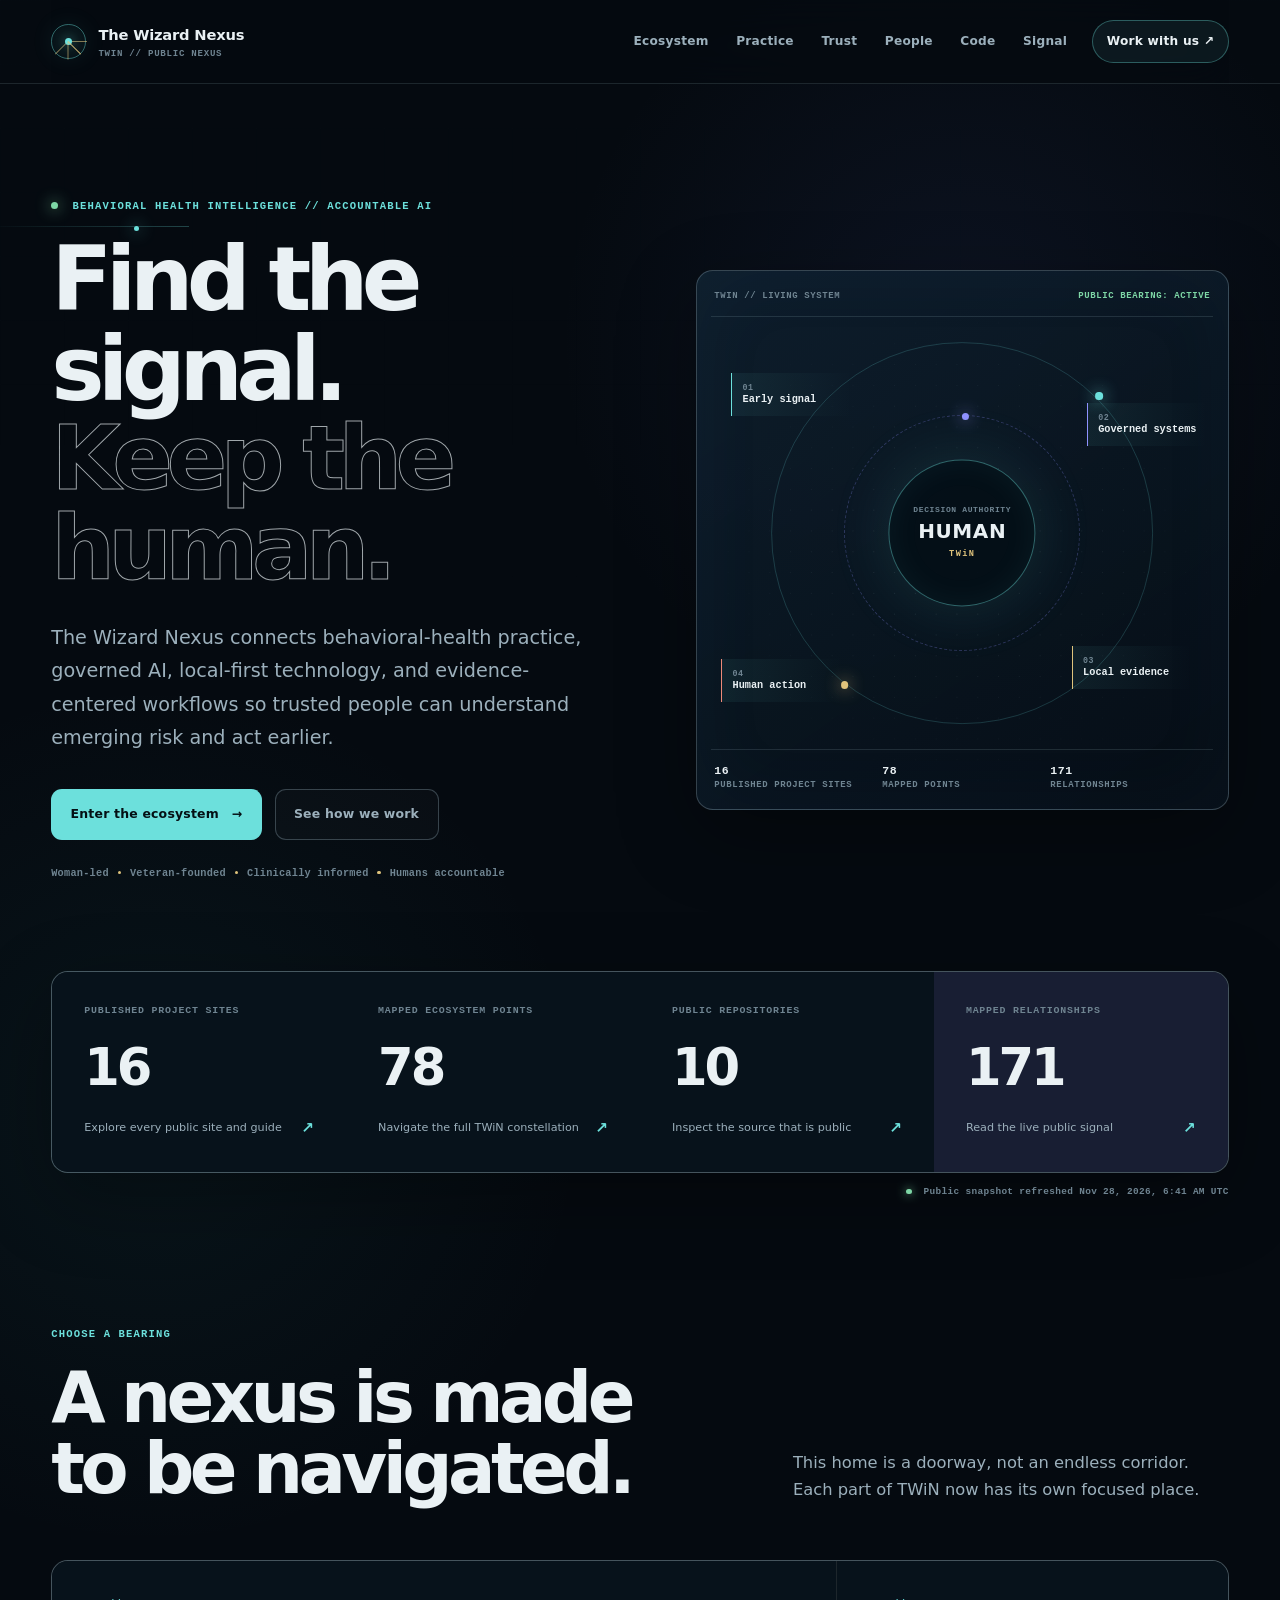
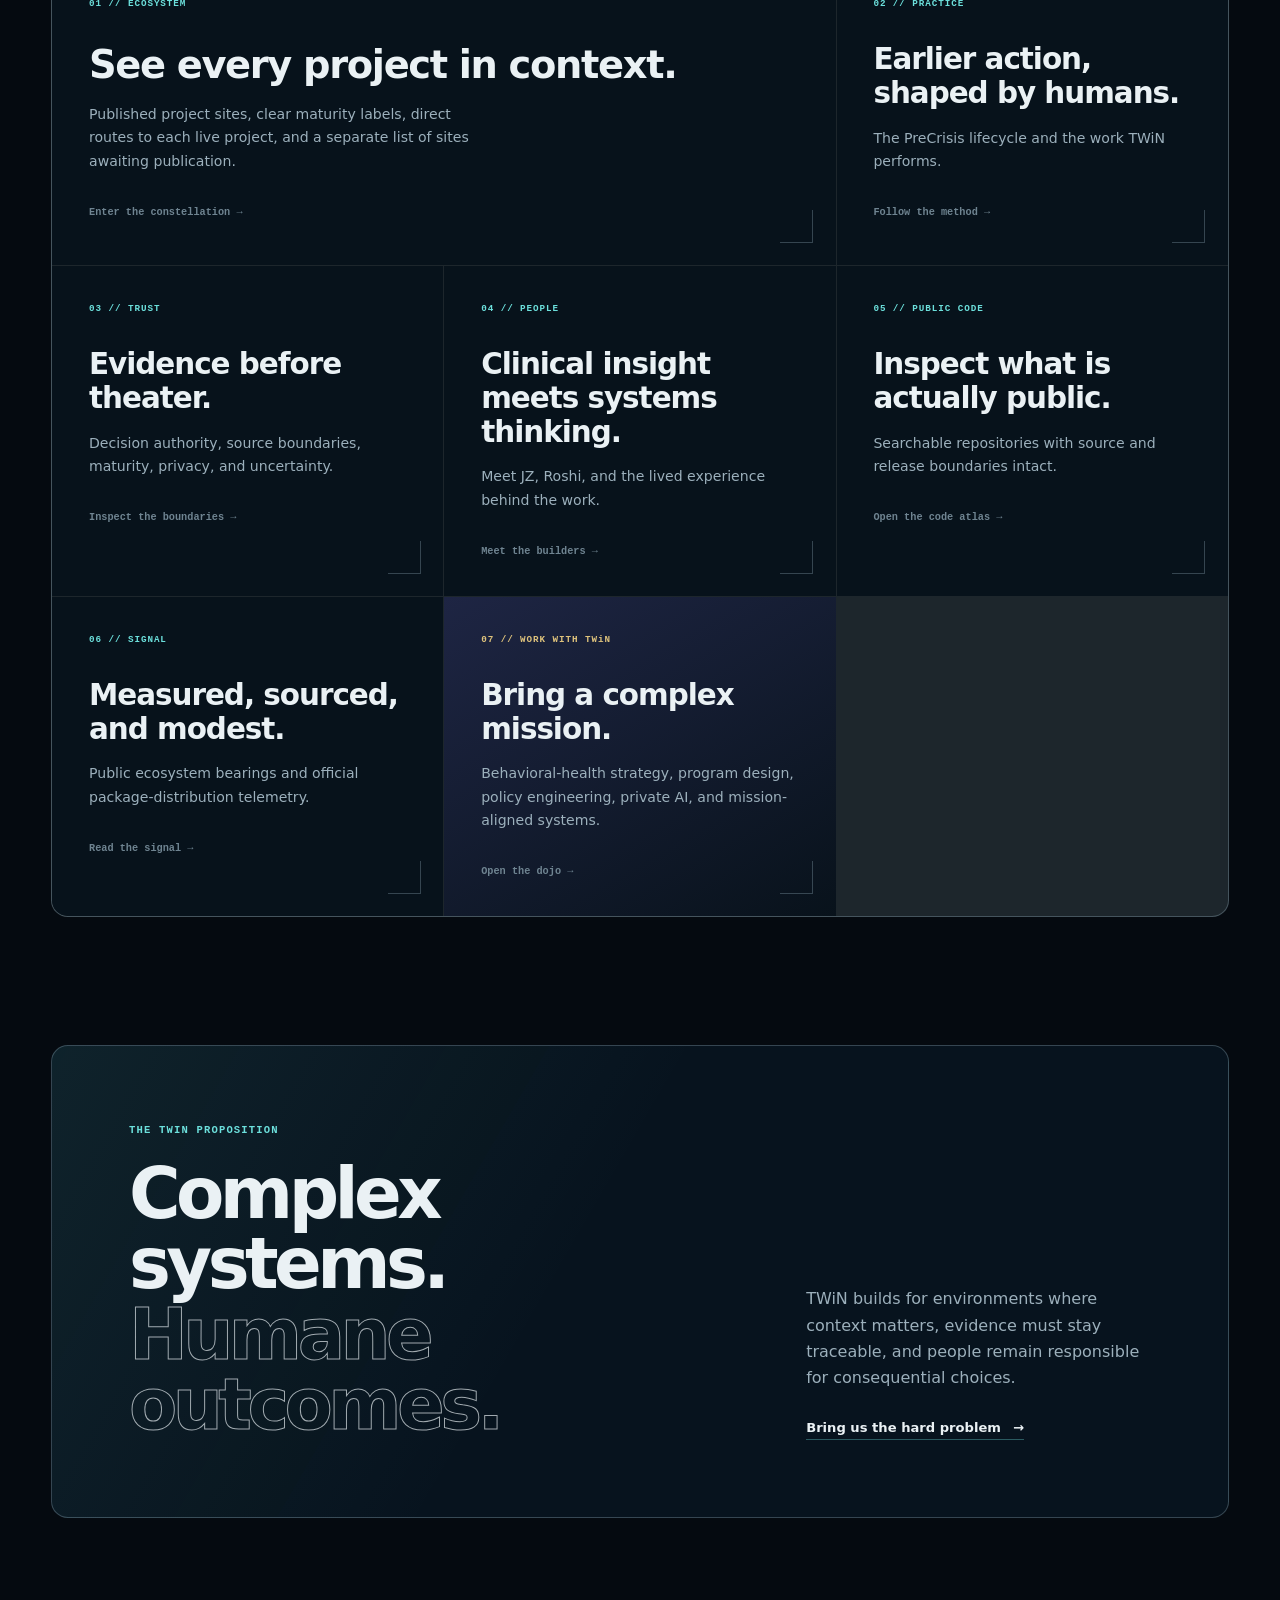
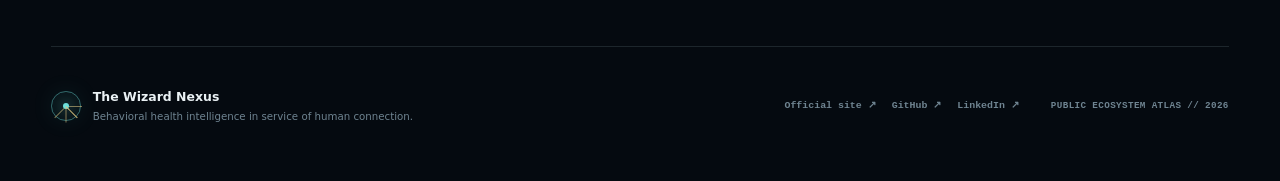
<file: index.html>
<!doctype html>
<html lang="en">
  <head>
    <meta charset="utf-8">
    <meta name="viewport" content="width=device-width, initial-scale=1">
    <meta name="theme-color" content="#071019">
    <meta name="description" content="The Wizard Nexus builds human-centered behavioral-health intelligence, governed AI systems, local-first data tools, and evidence-centered workflows for earlier human action.">
    <meta property="og:type" content="website">
    <meta property="og:title" content="The Wizard Nexus — Find the signal. Keep the human.">
    <meta property="og:description" content="Navigate the TWiN ecosystem: behavioral-health intelligence, governed AI, local-first data, and tools built for accountable human decisions.">
    <meta property="og:url" content="https://thewizardnexus.github.io/TheWizardNexus/">
    <meta property="og:image" content="https://thewizardnexus.github.io/TheWizardNexus/assets/twin-ecosystem-og.png">
    <meta property="og:image:alt" content="The Wizard Nexus public ecosystem: human-centered systems, mapped relationships, public interfaces, and accountable human judgment.">
    <meta name="twitter:card" content="summary_large_image">
    <meta name="twitter:title" content="The Wizard Nexus — Find the signal. Keep the human.">
    <meta name="twitter:description" content="Human-centered systems for earlier action and accountable decisions.">
    <meta name="twitter:image" content="https://thewizardnexus.github.io/TheWizardNexus/assets/twin-ecosystem-og.png">
    <meta name="twitter:image:alt" content="The Wizard Nexus public ecosystem: human-centered systems, mapped relationships, and accountable human judgment.">
    <link rel="icon" href="assets/favicon.svg" type="image/svg+xml">
    <link rel="canonical" href="https://thewizardnexus.github.io/TheWizardNexus/">
    <link rel="stylesheet" href="styles.css">
    <script src="app.js?v=2026-11-19" defer></script>
    <title>The Wizard Nexus — Human-centered systems</title>
  </head>
  <body data-page="home">
    <a class="skip-link" href="#main">Skip to the nexus</a>

    <header class="site-header">
      <a class="brand" href="index.html" aria-label="The Wizard Nexus home">
        <span class="brand-sigil" aria-hidden="true"><i></i><i></i><i></i><i></i></span>
        <span class="brand-copy"><b>The Wizard Nexus</b><small>TWiN // Public nexus</small></span>
      </a>
      <button class="menu-button" type="button" aria-expanded="false" aria-controls="primary-navigation">Menu</button>
      <nav id="primary-navigation" aria-label="Primary navigation">
        <a href="ecosystem.html">Ecosystem</a>
        <a href="practice.html">Practice</a>
        <a href="trust.html">Trust</a>
        <a href="people.html">People</a>
        <a href="code.html">Code</a>
        <a href="signal.html">Signal</a>
        <a class="nav-cta" href="work.html">Work with us <span aria-hidden="true">↗</span></a>
      </nav>
    </header>

    <main id="main">
      <section class="home-hero" aria-labelledby="home-title">
        <div class="hero-copy">
          <p class="eyebrow"><span class="live-dot" aria-hidden="true"></span> Behavioral health intelligence // accountable AI</p>
          <h1 id="home-title">Find the signal.<br><span>Keep the human.</span></h1>
          <p class="hero-lede">The Wizard Nexus connects behavioral-health practice, governed AI, local-first technology, and evidence-centered workflows so trusted people can understand emerging risk and act earlier.</p>
          <div class="button-row">
            <a class="button button-primary" href="ecosystem.html">Enter the ecosystem <span aria-hidden="true">→</span></a>
            <a class="button button-secondary" href="practice.html">See how we work</a>
          </div>
          <p class="proof-line">Woman-led <i></i> Veteran-founded <i></i> Clinically informed <i></i> Humans accountable</p>
        </div>

        <div class="nexus-console" aria-label="TWiN connects early signals, governed systems, local evidence, and accountable human judgment">
          <div class="console-topline"><span>TWiN // Living system</span><span class="console-status">Public bearing: active</span></div>
          <div class="nexus-field" aria-hidden="true">
            <div class="orbit orbit-outer"></div>
            <div class="orbit orbit-inner"></div>
            <span class="bearing bearing-a">01 <b>Early signal</b></span>
            <span class="bearing bearing-b">02 <b>Governed systems</b></span>
            <span class="bearing bearing-c">03 <b>Local evidence</b></span>
            <span class="bearing bearing-d">04 <b>Human action</b></span>
            <div class="nexus-core"><small>Decision authority</small><strong>HUMAN</strong><span>TWiN</span></div>
          </div>
          <div class="console-readout"><span><b data-project-total>13</b> published project sites</span><span><b data-mapped-points>78</b> mapped points</span><span><b data-mapped-relationships>171</b> relationships</span></div>
        </div>
      </section>

      <section class="home-signal" aria-label="Current public ecosystem snapshot">
        <a href="ecosystem.html"><span>Published project sites</span><strong id="project-total">16</strong><small>Explore every public site and guide <b aria-hidden="true">↗</b></small></a>
        <a href="ecosystem.html"><span>Mapped ecosystem points</span><strong id="mapped-points">78</strong><small>Navigate the full TWiN constellation <b aria-hidden="true">↗</b></small></a>
        <a href="code.html"><span>Public repositories</span><strong id="repo-total-hero">10</strong><small>Inspect the source that is public <b aria-hidden="true">↗</b></small></a>
        <a class="signal-accent" href="signal.html"><span>Mapped relationships</span><strong id="mapped-relationships">171</strong><small>Read the live public signal <b aria-hidden="true">↗</b></small></a>
      </section>

      <p class="freshness" id="freshness"><span aria-hidden="true"></span> Static public snapshot embedded; live refresh runs when available.</p>

      <section class="route-section" id="routes" aria-labelledby="route-title">
        <div class="section-heading compact-heading">
          <div>
            <p class="eyebrow">Choose a bearing</p>
            <h2 id="route-title">A nexus is made<br>to be navigated.</h2>
          </div>
          <p>This home is a doorway, not an endless corridor. Each part of TWiN now has its own focused place.</p>
        </div>

        <div class="route-grid">
          <a class="route-card route-wide" href="ecosystem.html">
            <span class="route-number">01 // ECOSYSTEM</span>
            <strong>See every project in context.</strong>
            <p>Published project sites, clear maturity labels, direct routes to each live project, and a separate list of sites awaiting publication.</p>
            <i aria-hidden="true">Enter the constellation →</i>
          </a>
          <a class="route-card" href="practice.html">
            <span class="route-number">02 // PRACTICE</span>
            <strong>Earlier action, shaped by humans.</strong>
            <p>The PreCrisis lifecycle and the work TWiN performs.</p>
            <i aria-hidden="true">Follow the method →</i>
          </a>
          <a class="route-card" href="trust.html">
            <span class="route-number">03 // TRUST</span>
            <strong>Evidence before theater.</strong>
            <p>Decision authority, source boundaries, maturity, privacy, and uncertainty.</p>
            <i aria-hidden="true">Inspect the boundaries →</i>
          </a>
          <a class="route-card" href="people.html">
            <span class="route-number">04 // PEOPLE</span>
            <strong>Clinical insight meets systems thinking.</strong>
            <p>Meet JZ, Roshi, and the lived experience behind the work.</p>
            <i aria-hidden="true">Meet the builders →</i>
          </a>
          <a class="route-card" href="code.html">
            <span class="route-number">05 // PUBLIC CODE</span>
            <strong>Inspect what is actually public.</strong>
            <p>Searchable repositories with source and release boundaries intact.</p>
            <i aria-hidden="true">Open the code atlas →</i>
          </a>
          <a class="route-card" href="signal.html">
            <span class="route-number">06 // SIGNAL</span>
            <strong>Measured, sourced, and modest.</strong>
            <p>Public ecosystem bearings and official package-distribution telemetry.</p>
            <i aria-hidden="true">Read the signal →</i>
          </a>
          <a class="route-card route-accent" href="work.html">
            <span class="route-number">07 // WORK WITH TWiN</span>
            <strong>Bring a complex mission.</strong>
            <p>Behavioral-health strategy, program design, policy engineering, private AI, and mission-aligned systems.</p>
            <i aria-hidden="true">Open the dojo →</i>
          </a>
        </div>
      </section>

      <section class="home-closing" aria-labelledby="closing-title">
        <div>
          <p class="eyebrow">The TWiN proposition</p>
          <h2 id="closing-title">Complex systems.<br><span>Humane outcomes.</span></h2>
        </div>
        <div>
          <p>TWiN builds for environments where context matters, evidence must stay traceable, and people remain responsible for consequential choices.</p>
          <a class="text-link" href="work.html">Bring us the hard problem <span aria-hidden="true">→</span></a>
        </div>
      </section>
    </main>

    <footer class="site-footer">
      <div class="footer-brand"><span class="brand-sigil small" aria-hidden="true"><i></i><i></i><i></i><i></i></span><p><strong>The Wizard Nexus</strong><span>Behavioral health intelligence in service of human connection.</span></p></div>
      <nav aria-label="Footer navigation"><a href="https://www.thewizardnexus.com/">Official site ↗</a><a href="https://github.com/TheWizardNexus">GitHub ↗</a><a href="https://www.linkedin.com/company/the-wizard-nexus/">LinkedIn ↗</a></nav>
      <p class="footer-note">Public ecosystem atlas // <span data-current-year>2026</span></p>
    </footer>
  </body>
</html>
</file>
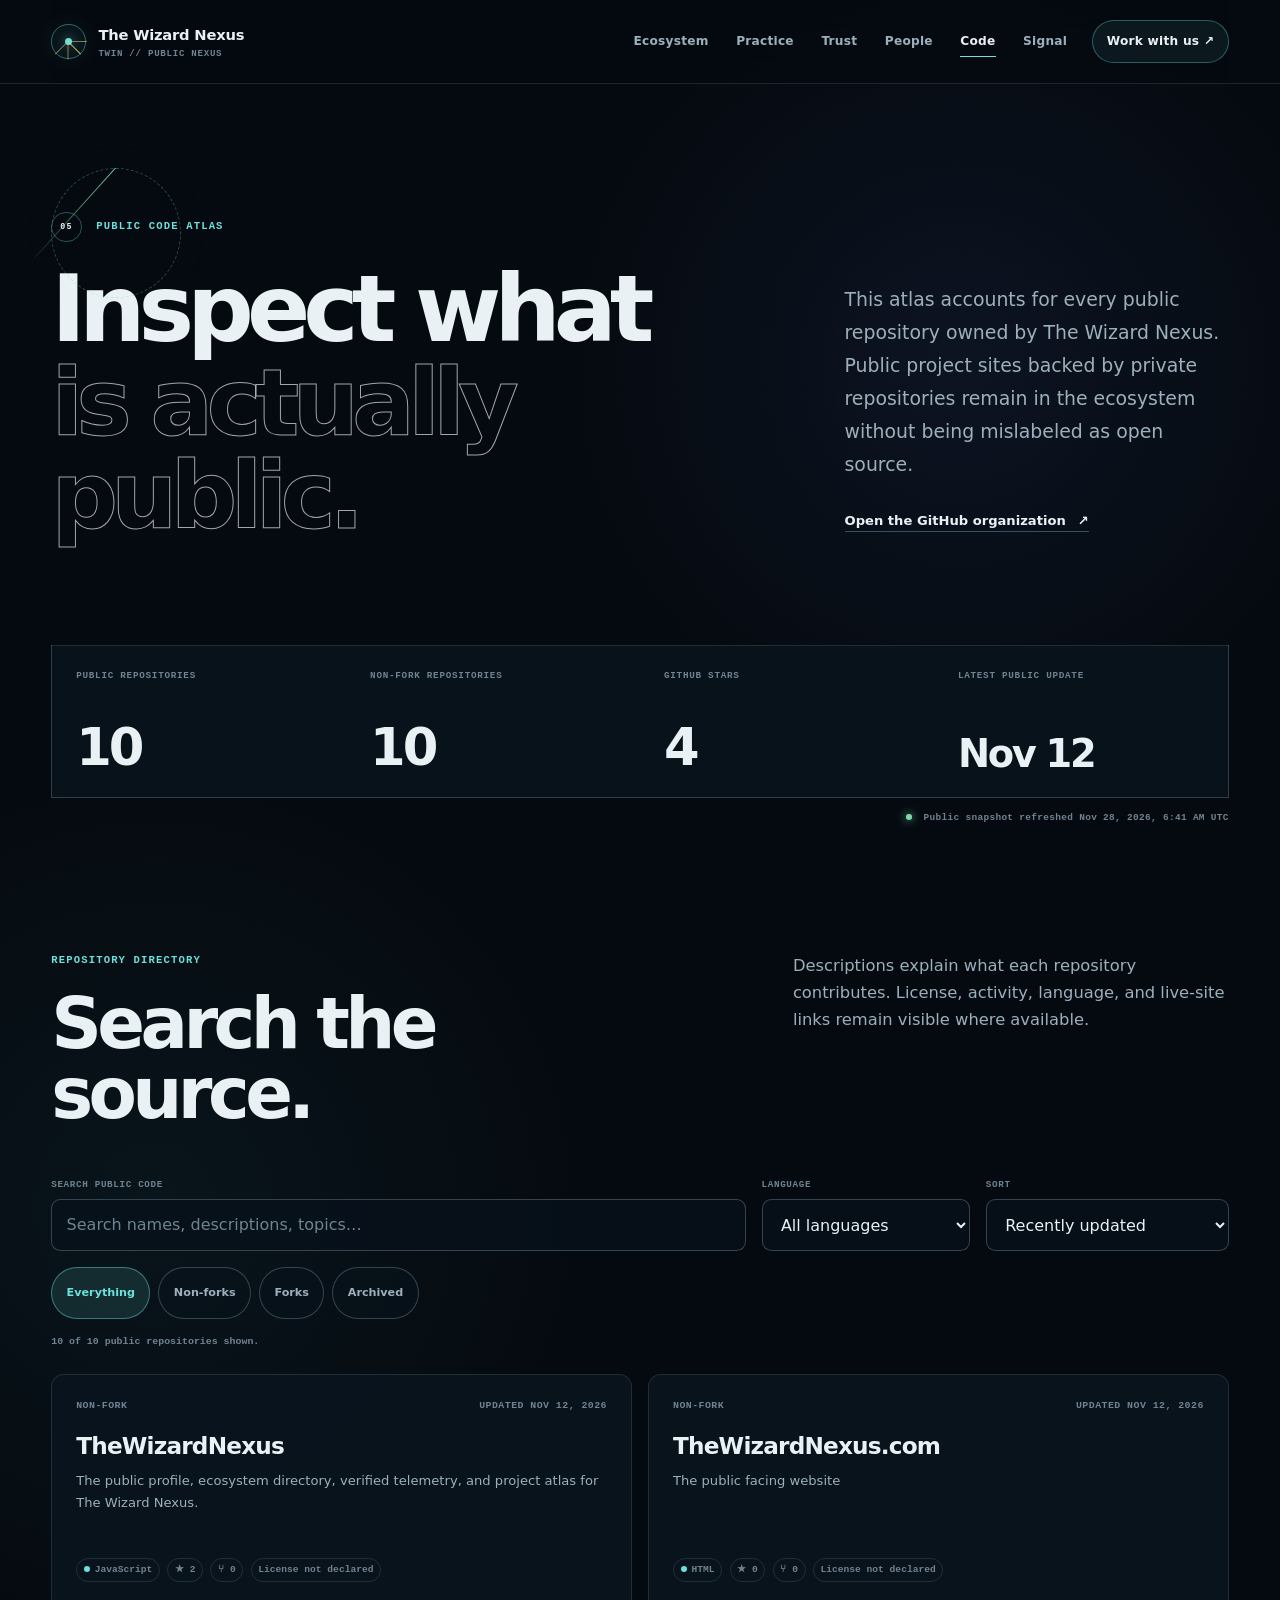
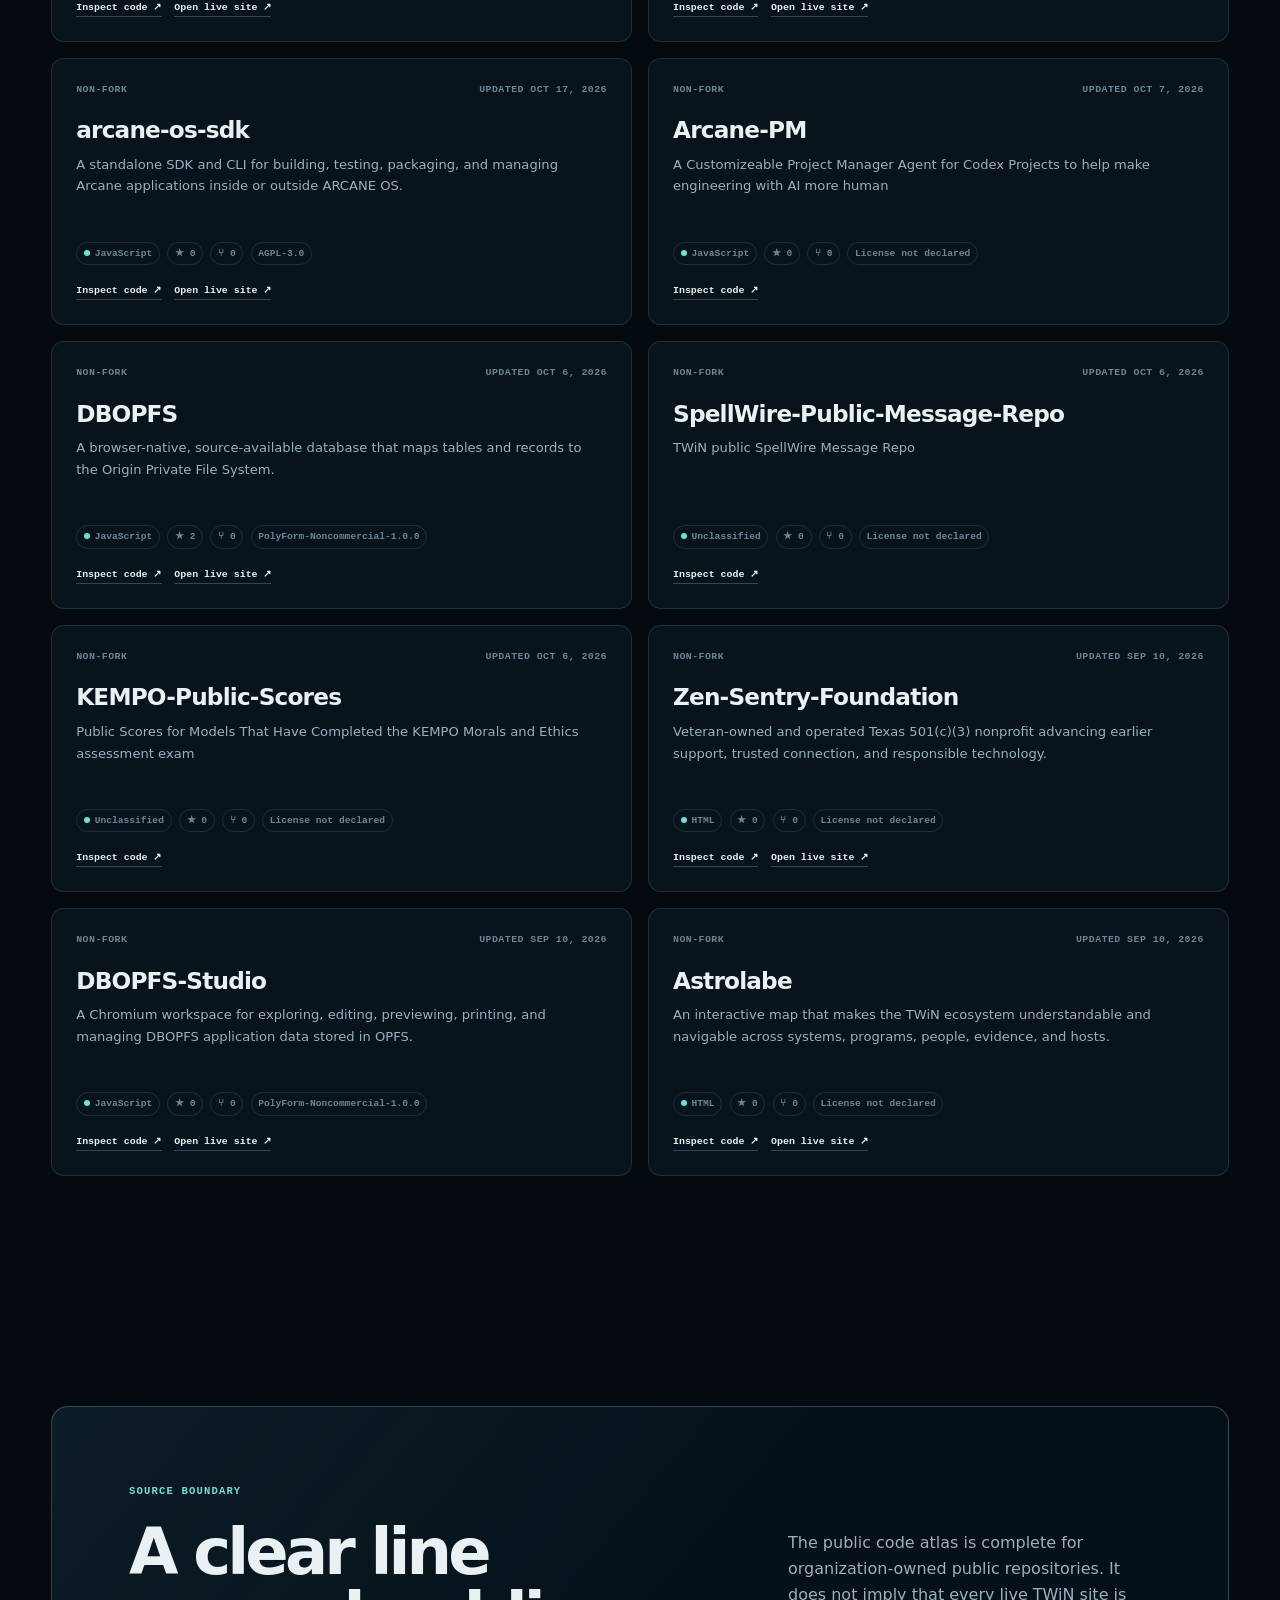
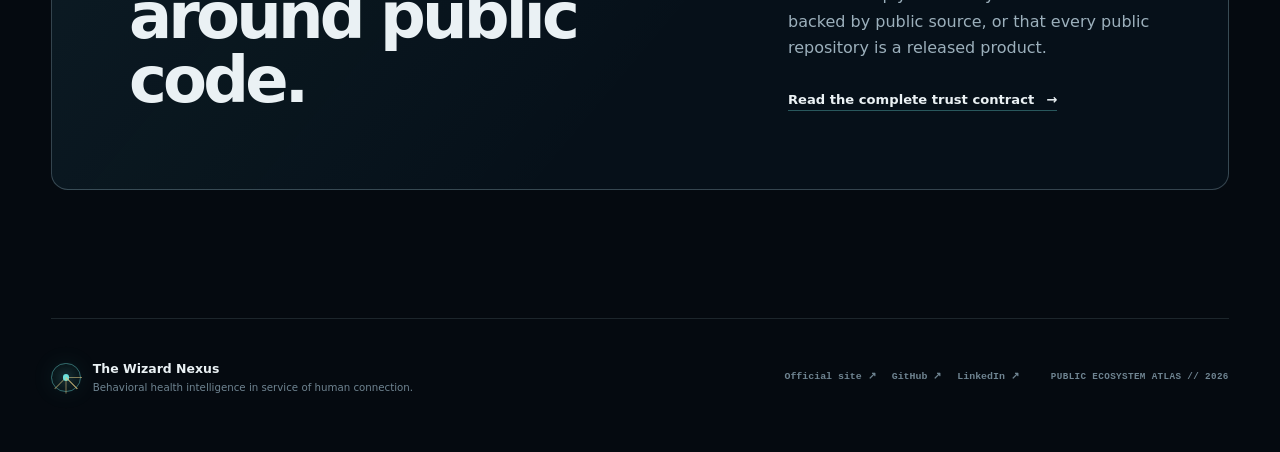
<file: code.html>
<!doctype html>
<html lang="en">
  <head>
    <meta charset="utf-8">
    <meta name="viewport" content="width=device-width, initial-scale=1">
    <meta name="theme-color" content="#071019">
    <meta name="description" content="Search and inspect every public repository owned by The Wizard Nexus, with source and maturity boundaries intact.">
    <meta property="og:type" content="website">
    <meta property="og:title" content="TWiN Public Code — The Wizard Nexus">
    <meta property="og:description" content="Inspect what is public: a searchable atlas of TWiN repositories and their live interfaces.">
    <meta property="og:url" content="https://thewizardnexus.github.io/TheWizardNexus/code.html">
    <meta property="og:image" content="https://thewizardnexus.github.io/TheWizardNexus/assets/twin-ecosystem-og.png">
    <meta property="og:image:alt" content="The Wizard Nexus public ecosystem: human-centered systems, mapped relationships, and accountable human judgment.">
    <meta name="twitter:card" content="summary_large_image">
    <meta name="twitter:title" content="TWiN Public Code — The Wizard Nexus">
    <meta name="twitter:description" content="Inspect what is public: a searchable atlas of TWiN repositories and their live interfaces.">
    <meta name="twitter:image" content="https://thewizardnexus.github.io/TheWizardNexus/assets/twin-ecosystem-og.png">
    <meta name="twitter:image:alt" content="The Wizard Nexus public ecosystem: human-centered systems, mapped relationships, and accountable human judgment.">
    <link rel="icon" href="assets/favicon.svg" type="image/svg+xml">
    <link rel="canonical" href="https://thewizardnexus.github.io/TheWizardNexus/code.html">
    <link rel="stylesheet" href="styles.css">
    <script src="app.js?v=2026-11-19" defer></script>
    <title>TWiN Public Code — The Wizard Nexus</title>
  </head>
  <body data-page="code">
    <a class="skip-link" href="#main">Skip to public code</a>
    <header class="site-header">
      <a class="brand" href="index.html" aria-label="The Wizard Nexus home"><span class="brand-sigil" aria-hidden="true"><i></i><i></i><i></i><i></i></span><span class="brand-copy"><b>The Wizard Nexus</b><small>TWiN // Public nexus</small></span></a>
      <button class="menu-button" type="button" aria-expanded="false" aria-controls="primary-navigation">Menu</button>
      <nav id="primary-navigation" aria-label="Primary navigation"><a href="ecosystem.html">Ecosystem</a><a href="practice.html">Practice</a><a href="trust.html">Trust</a><a href="people.html">People</a><a href="code.html">Code</a><a href="signal.html">Signal</a><a class="nav-cta" href="work.html">Work with us <span aria-hidden="true">↗</span></a></nav>
    </header>

    <main id="main">
      <header class="page-hero code-hero">
        <div><p class="eyebrow"><span class="page-code">05</span> Public code atlas</p><h1>Inspect what<br><span>is actually public.</span></h1></div>
        <div class="page-hero-aside"><p>This atlas accounts for every public repository owned by The Wizard Nexus. Public project sites backed by private repositories remain in the ecosystem without being mislabeled as open source.</p><a class="text-link" href="https://github.com/TheWizardNexus?tab=repositories">Open the GitHub organization <span aria-hidden="true">↗</span></a></div>
      </header>

      <section class="page-metrics" aria-label="Public repository summary">
        <p><span>Public repositories</span><strong id="repo-total">10</strong></p>
        <p><span>Non-fork repositories</span><strong id="repo-original">10</strong></p>
        <p><span>GitHub stars</span><strong id="repo-stars">4</strong></p>
        <p><span>Latest public update</span><strong class="metric-date" id="repo-updated">Nov 12</strong></p>
      </section>
      <p class="freshness" id="freshness"><span aria-hidden="true"></span> Static public snapshot embedded; live refresh runs when available.</p>

      <section class="directory-section code-directory" aria-labelledby="code-directory-title">
        <div class="section-heading directory-heading"><div><p class="eyebrow">Repository directory</p><h2 id="code-directory-title">Search the source.</h2></div><p>Descriptions explain what each repository contributes. License, activity, language, and live-site links remain visible where available.</p></div>
        <div class="repo-toolbar">
          <label class="search-field"><span>Search public code</span><input id="repo-search" type="search" placeholder="Search names, descriptions, topics…" autocomplete="off"></label>
          <label class="select-field"><span>Language</span><select id="repo-language"><option value="all">All languages</option></select></label>
          <label class="select-field"><span>Sort</span><select id="repo-sort"><option value="updated">Recently updated</option><option value="stars">Most starred</option><option value="name">Name A–Z</option></select></label>
        </div>
        <div class="filter-pills" id="repo-filters" role="group" aria-label="Filter repository type"><button type="button" data-repo-kind="all" aria-pressed="true">Everything</button><button type="button" data-repo-kind="original" aria-pressed="false">Non-forks</button><button type="button" data-repo-kind="fork" aria-pressed="false">Forks</button><button type="button" data-repo-kind="archived" aria-pressed="false">Archived</button></div>
        <p class="result-count" id="repo-result-count" aria-live="polite" aria-atomic="true">10 public repositories in the atlas.</p>
        <div class="repo-grid" id="repo-grid"><noscript><article class="no-script-directory"><strong>Public code remains available without scripts.</strong><a href="https://github.com/TheWizardNexus?tab=repositories">Browse all TWiN repositories on GitHub ↗</a></article></noscript></div>
      </section>

      <section class="source-boundary" aria-labelledby="source-title"><div><p class="eyebrow">Source boundary</p><h2 id="source-title">A clear line<br>around public code.</h2></div><div><p>The public code atlas is complete for organization-owned public repositories. It does not imply that every live TWiN site is backed by public source, or that every public repository is a released product.</p><a class="text-link" href="trust.html">Read the complete trust contract <span aria-hidden="true">→</span></a></div></section>
    </main>
    <footer class="site-footer"><div class="footer-brand"><span class="brand-sigil small" aria-hidden="true"><i></i><i></i><i></i><i></i></span><p><strong>The Wizard Nexus</strong><span>Behavioral health intelligence in service of human connection.</span></p></div><nav aria-label="Footer navigation"><a href="https://www.thewizardnexus.com/">Official site ↗</a><a href="https://github.com/TheWizardNexus">GitHub ↗</a><a href="https://www.linkedin.com/company/the-wizard-nexus/">LinkedIn ↗</a></nav><p class="footer-note">Public ecosystem atlas // <span data-current-year>2026</span></p></footer>
  </body>
</html>
</file>
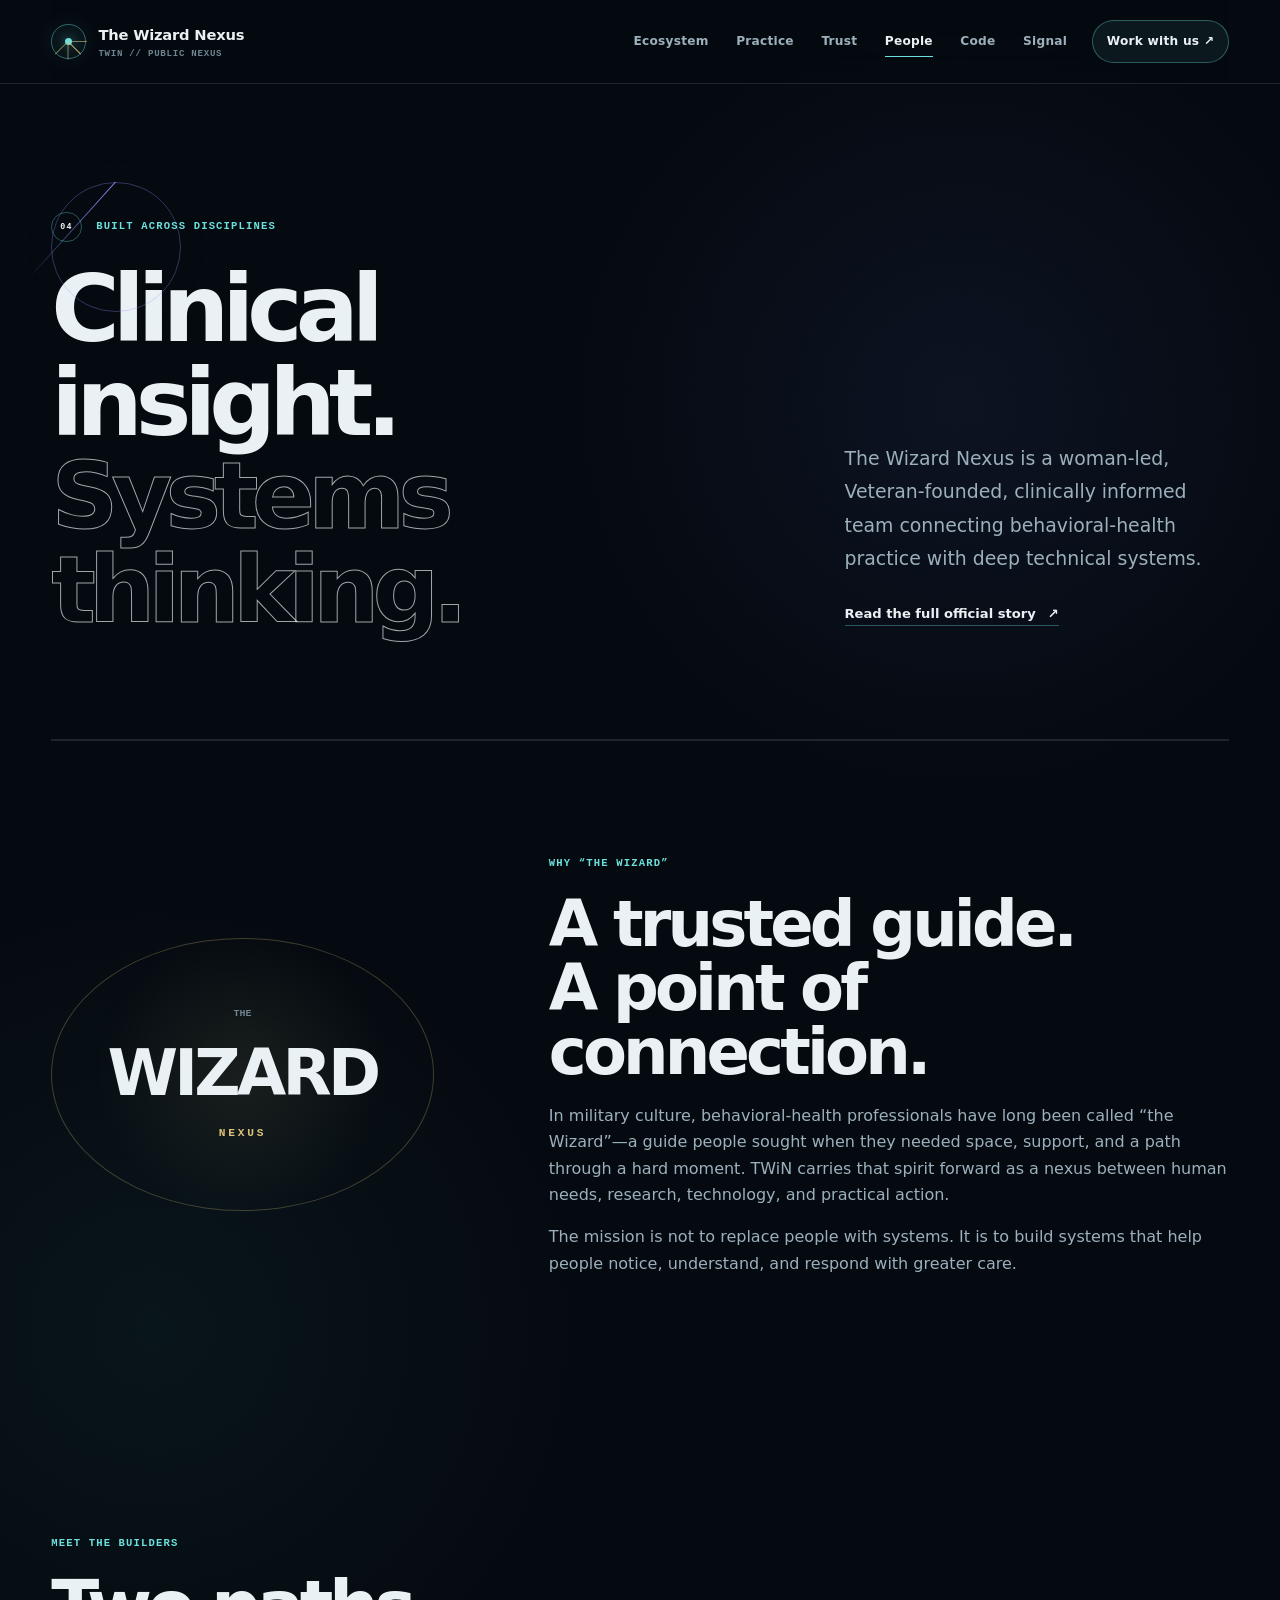
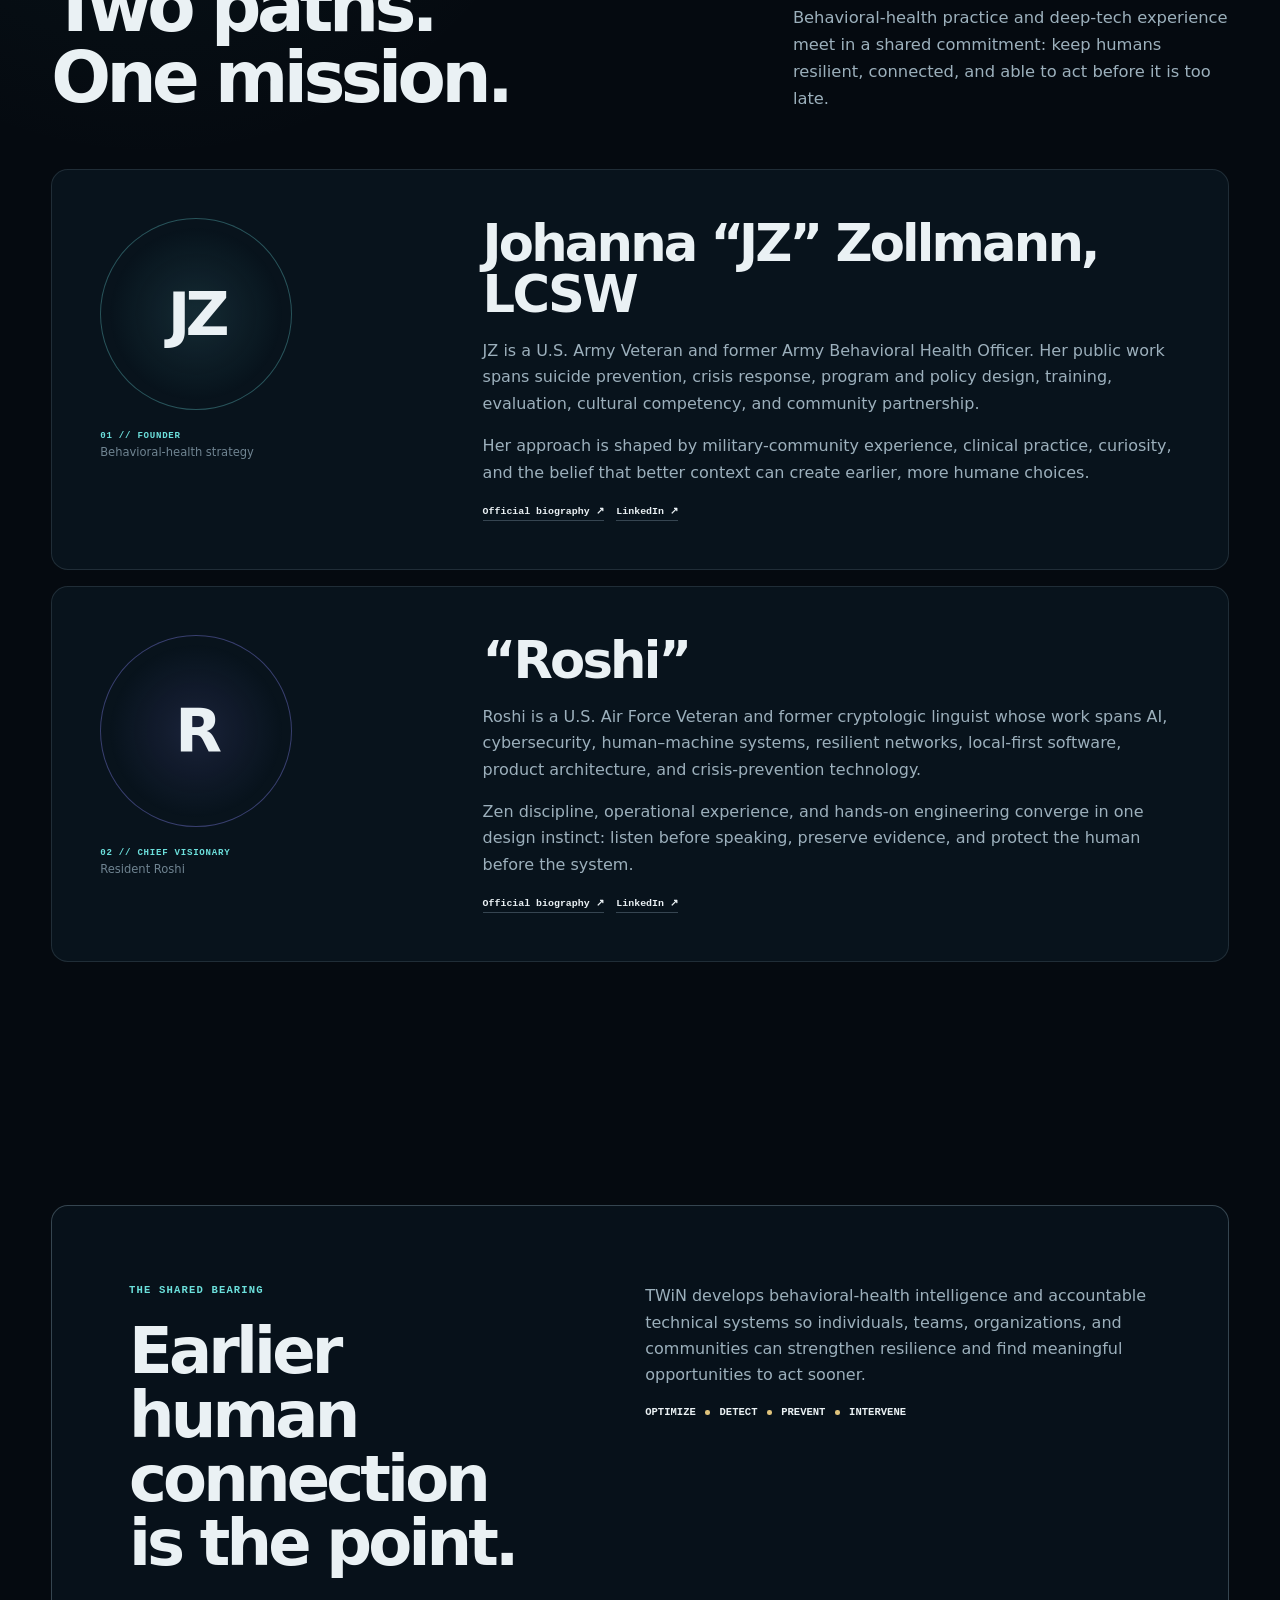
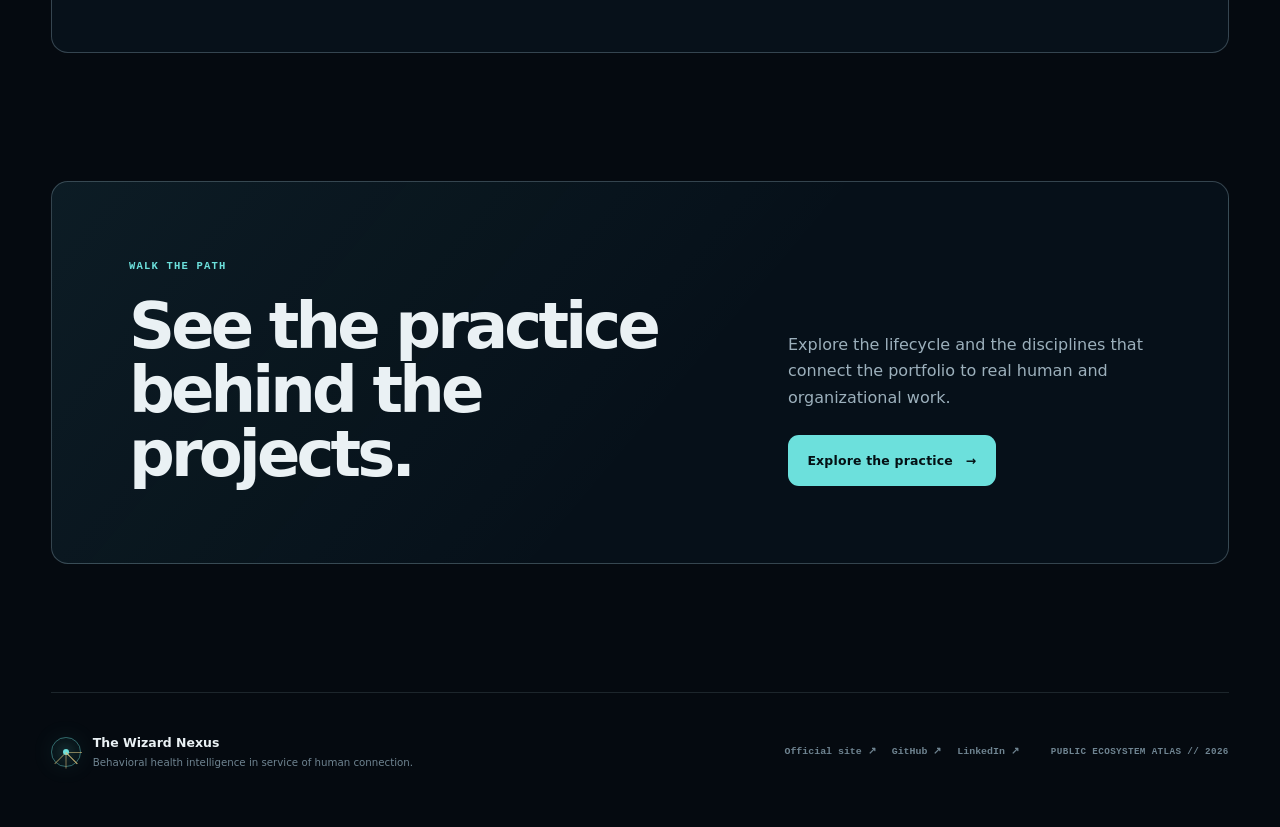
<file: people.html>
<!doctype html>
<html lang="en">
  <head>
    <meta charset="utf-8">
    <meta name="viewport" content="width=device-width, initial-scale=1">
    <meta name="theme-color" content="#071019">
    <meta name="description" content="Meet the Veteran-founded, woman-led, clinically informed team behind The Wizard Nexus.">
    <meta property="og:type" content="website">
    <meta property="og:title" content="People & Story — The Wizard Nexus">
    <meta property="og:description" content="Clinical insight, military experience, systems thinking, and a shared commitment to earlier human support.">
    <meta property="og:url" content="https://thewizardnexus.github.io/TheWizardNexus/people.html">
    <meta property="og:image" content="https://thewizardnexus.github.io/TheWizardNexus/assets/twin-ecosystem-og.png">
    <meta property="og:image:alt" content="The Wizard Nexus public ecosystem: human-centered systems, mapped relationships, and accountable human judgment.">
    <meta name="twitter:card" content="summary_large_image">
    <meta name="twitter:title" content="People &amp; Story — The Wizard Nexus">
    <meta name="twitter:description" content="Clinical insight, military experience, systems thinking, and a shared commitment to earlier support.">
    <meta name="twitter:image" content="https://thewizardnexus.github.io/TheWizardNexus/assets/twin-ecosystem-og.png">
    <meta name="twitter:image:alt" content="The Wizard Nexus public ecosystem: human-centered systems, mapped relationships, and accountable human judgment.">
    <link rel="icon" href="assets/favicon.svg" type="image/svg+xml">
    <link rel="canonical" href="https://thewizardnexus.github.io/TheWizardNexus/people.html">
    <link rel="stylesheet" href="styles.css">
    <script src="app.js?v=2026-11-19" defer></script>
    <title>People &amp; Story — The Wizard Nexus</title>
  </head>
  <body data-page="people">
    <a class="skip-link" href="#main">Skip to the people</a>
    <header class="site-header">
      <a class="brand" href="index.html" aria-label="The Wizard Nexus home"><span class="brand-sigil" aria-hidden="true"><i></i><i></i><i></i><i></i></span><span class="brand-copy"><b>The Wizard Nexus</b><small>TWiN // Public nexus</small></span></a>
      <button class="menu-button" type="button" aria-expanded="false" aria-controls="primary-navigation">Menu</button>
      <nav id="primary-navigation" aria-label="Primary navigation"><a href="ecosystem.html">Ecosystem</a><a href="practice.html">Practice</a><a href="trust.html">Trust</a><a href="people.html">People</a><a href="code.html">Code</a><a href="signal.html">Signal</a><a class="nav-cta" href="work.html">Work with us <span aria-hidden="true">↗</span></a></nav>
    </header>

    <main id="main">
      <header class="page-hero people-hero">
        <div><p class="eyebrow"><span class="page-code">04</span> Built across disciplines</p><h1>Clinical insight.<br><span>Systems thinking.</span></h1></div>
        <div class="page-hero-aside"><p>The Wizard Nexus is a woman-led, Veteran-founded, clinically informed team connecting behavioral-health practice with deep technical systems.</p><a class="text-link" href="https://www.thewizardnexus.com/about">Read the full official story <span aria-hidden="true">↗</span></a></div>
      </header>

      <section class="origin-section" aria-labelledby="origin-title">
        <div class="origin-mark" aria-hidden="true"><span>The</span><strong>WIZARD</strong><small>NEXUS</small></div>
        <div><p class="eyebrow">Why “The Wizard”</p><h2 id="origin-title">A trusted guide.<br>A point of connection.</h2><p>In military culture, behavioral-health professionals have long been called “the Wizard”—a guide people sought when they needed space, support, and a path through a hard moment. TWiN carries that spirit forward as a nexus between human needs, research, technology, and practical action.</p><p>The mission is not to replace people with systems. It is to build systems that help people notice, understand, and respond with greater care.</p></div>
      </section>

      <section class="people-section" aria-labelledby="people-title">
        <div class="section-heading"><div><p class="eyebrow">Meet the builders</p><h2 id="people-title">Two paths.<br>One mission.</h2></div><p>Behavioral-health practice and deep-tech experience meet in a shared commitment: keep humans resilient, connected, and able to act before it is too late.</p></div>
        <div class="people-grid">
          <article class="person-card person-jz">
            <div class="person-id"><span class="person-monogram">JZ</span><p><b>01 // FOUNDER</b><small>Behavioral-health strategy</small></p></div>
            <div><h3>Johanna “JZ” Zollmann, LCSW</h3><p>JZ is a U.S. Army Veteran and former Army Behavioral Health Officer. Her public work spans suicide prevention, crisis response, program and policy design, training, evaluation, cultural competency, and community partnership.</p><p>Her approach is shaped by military-community experience, clinical practice, curiosity, and the belief that better context can create earlier, more humane choices.</p><div class="person-links"><a href="https://www.thewizardnexus.com/about">Official biography ↗</a><a href="https://www.linkedin.com/in/johannazollmann/">LinkedIn ↗</a></div></div>
          </article>
          <article class="person-card person-roshi">
            <div class="person-id"><span class="person-monogram">R</span><p><b>02 // CHIEF VISIONARY</b><small>Resident Roshi</small></p></div>
            <div><h3>“Roshi”</h3><p>Roshi is a U.S. Air Force Veteran and former cryptologic linguist whose work spans AI, cybersecurity, human–machine systems, resilient networks, local-first software, product architecture, and crisis-prevention technology.</p><p>Zen discipline, operational experience, and hands-on engineering converge in one design instinct: listen before speaking, preserve evidence, and protect the human before the system.</p><div class="person-links"><a href="https://www.thewizardnexus.com/about">Official biography ↗</a><a href="https://www.linkedin.com/in/turtlesallthewaydown/">LinkedIn ↗</a></div></div>
          </article>
        </div>
      </section>

      <section class="mission-band" aria-labelledby="mission-title"><div><p class="eyebrow">The shared bearing</p><h2 id="mission-title">Earlier human connection<br>is the point.</h2></div><div><p>TWiN develops behavioral-health intelligence and accountable technical systems so individuals, teams, organizations, and communities can strengthen resilience and find meaningful opportunities to act sooner.</p><p class="mission-cycle">Optimize <i></i> Detect <i></i> Prevent <i></i> Intervene</p></div></section>

      <section class="page-next"><div><p class="eyebrow">Walk the path</p><h2>See the practice<br>behind the projects.</h2></div><div><p>Explore the lifecycle and the disciplines that connect the portfolio to real human and organizational work.</p><a class="button button-primary" href="practice.html">Explore the practice <span aria-hidden="true">→</span></a></div></section>
    </main>
    <footer class="site-footer"><div class="footer-brand"><span class="brand-sigil small" aria-hidden="true"><i></i><i></i><i></i><i></i></span><p><strong>The Wizard Nexus</strong><span>Behavioral health intelligence in service of human connection.</span></p></div><nav aria-label="Footer navigation"><a href="https://www.thewizardnexus.com/">Official site ↗</a><a href="https://github.com/TheWizardNexus">GitHub ↗</a><a href="https://www.linkedin.com/company/the-wizard-nexus/">LinkedIn ↗</a></nav><p class="footer-note">Public ecosystem atlas // <span data-current-year>2026</span></p></footer>
  </body>
</html>
</file>
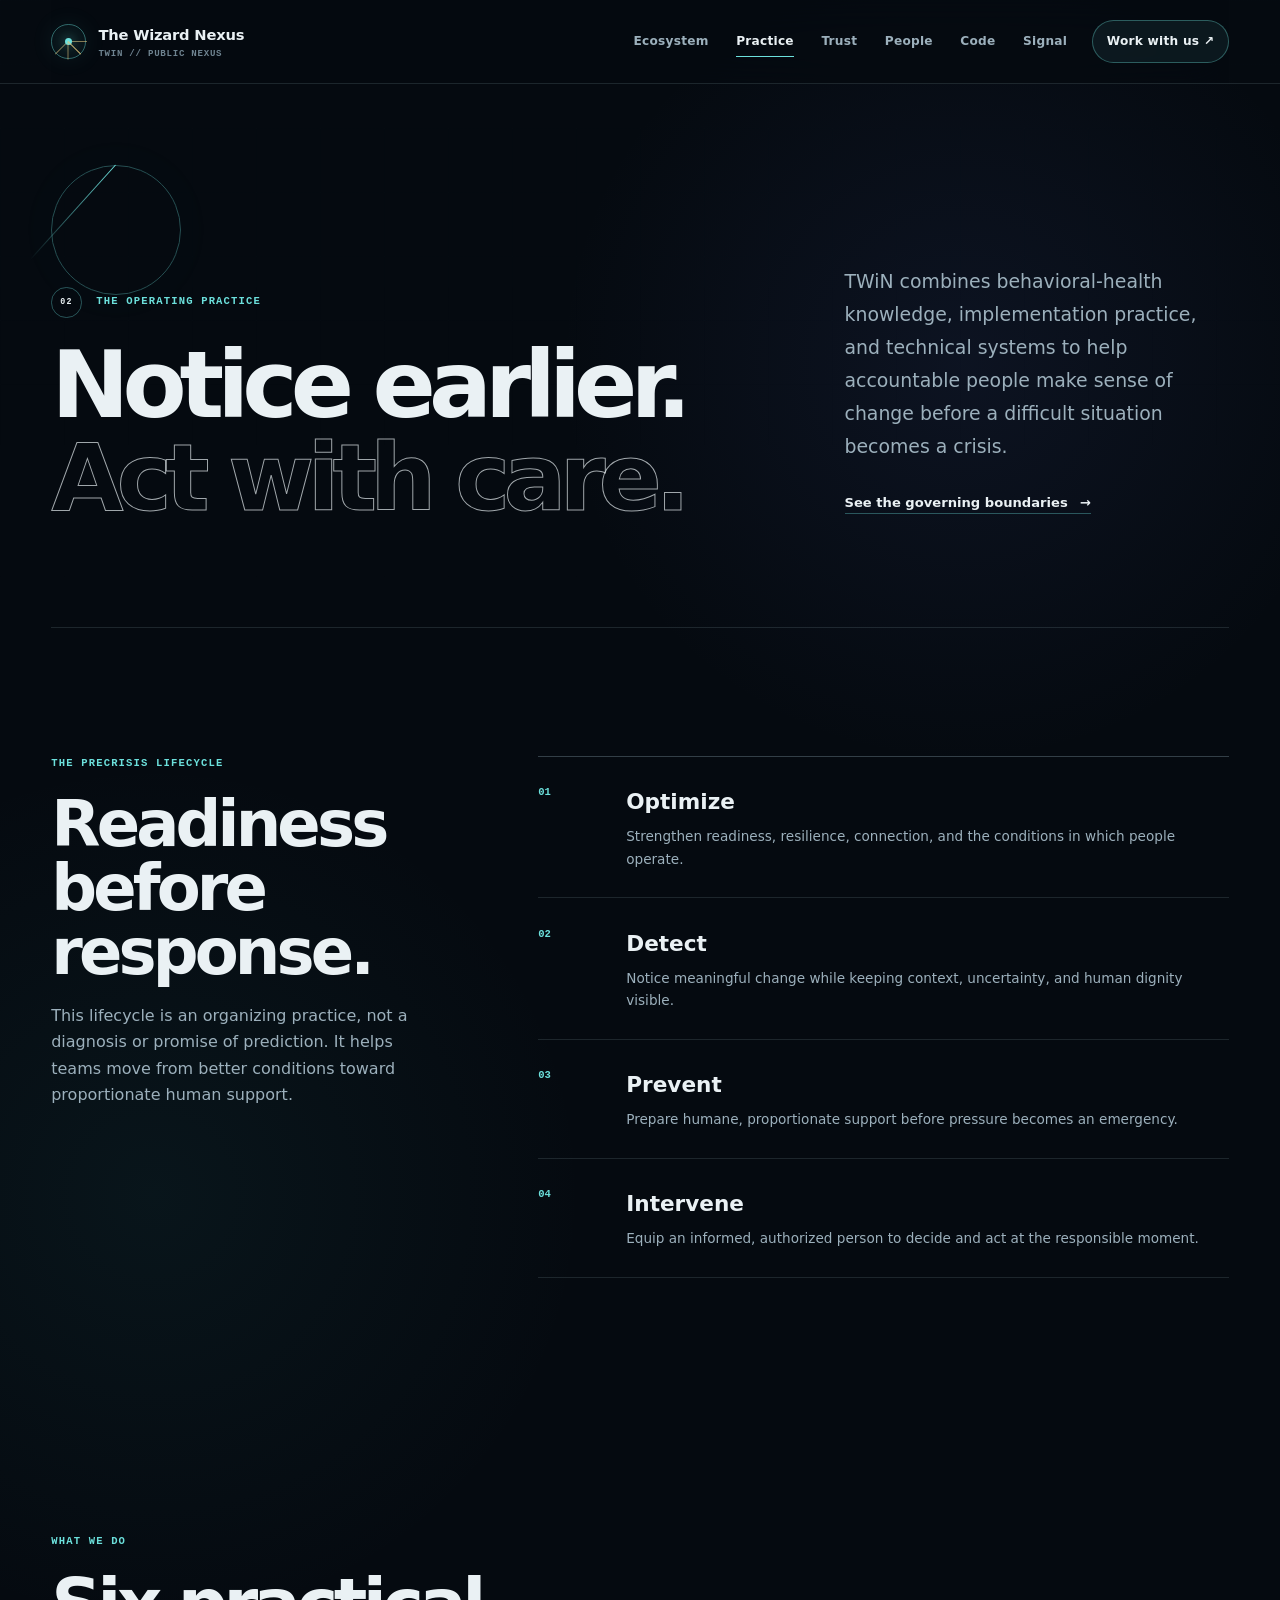
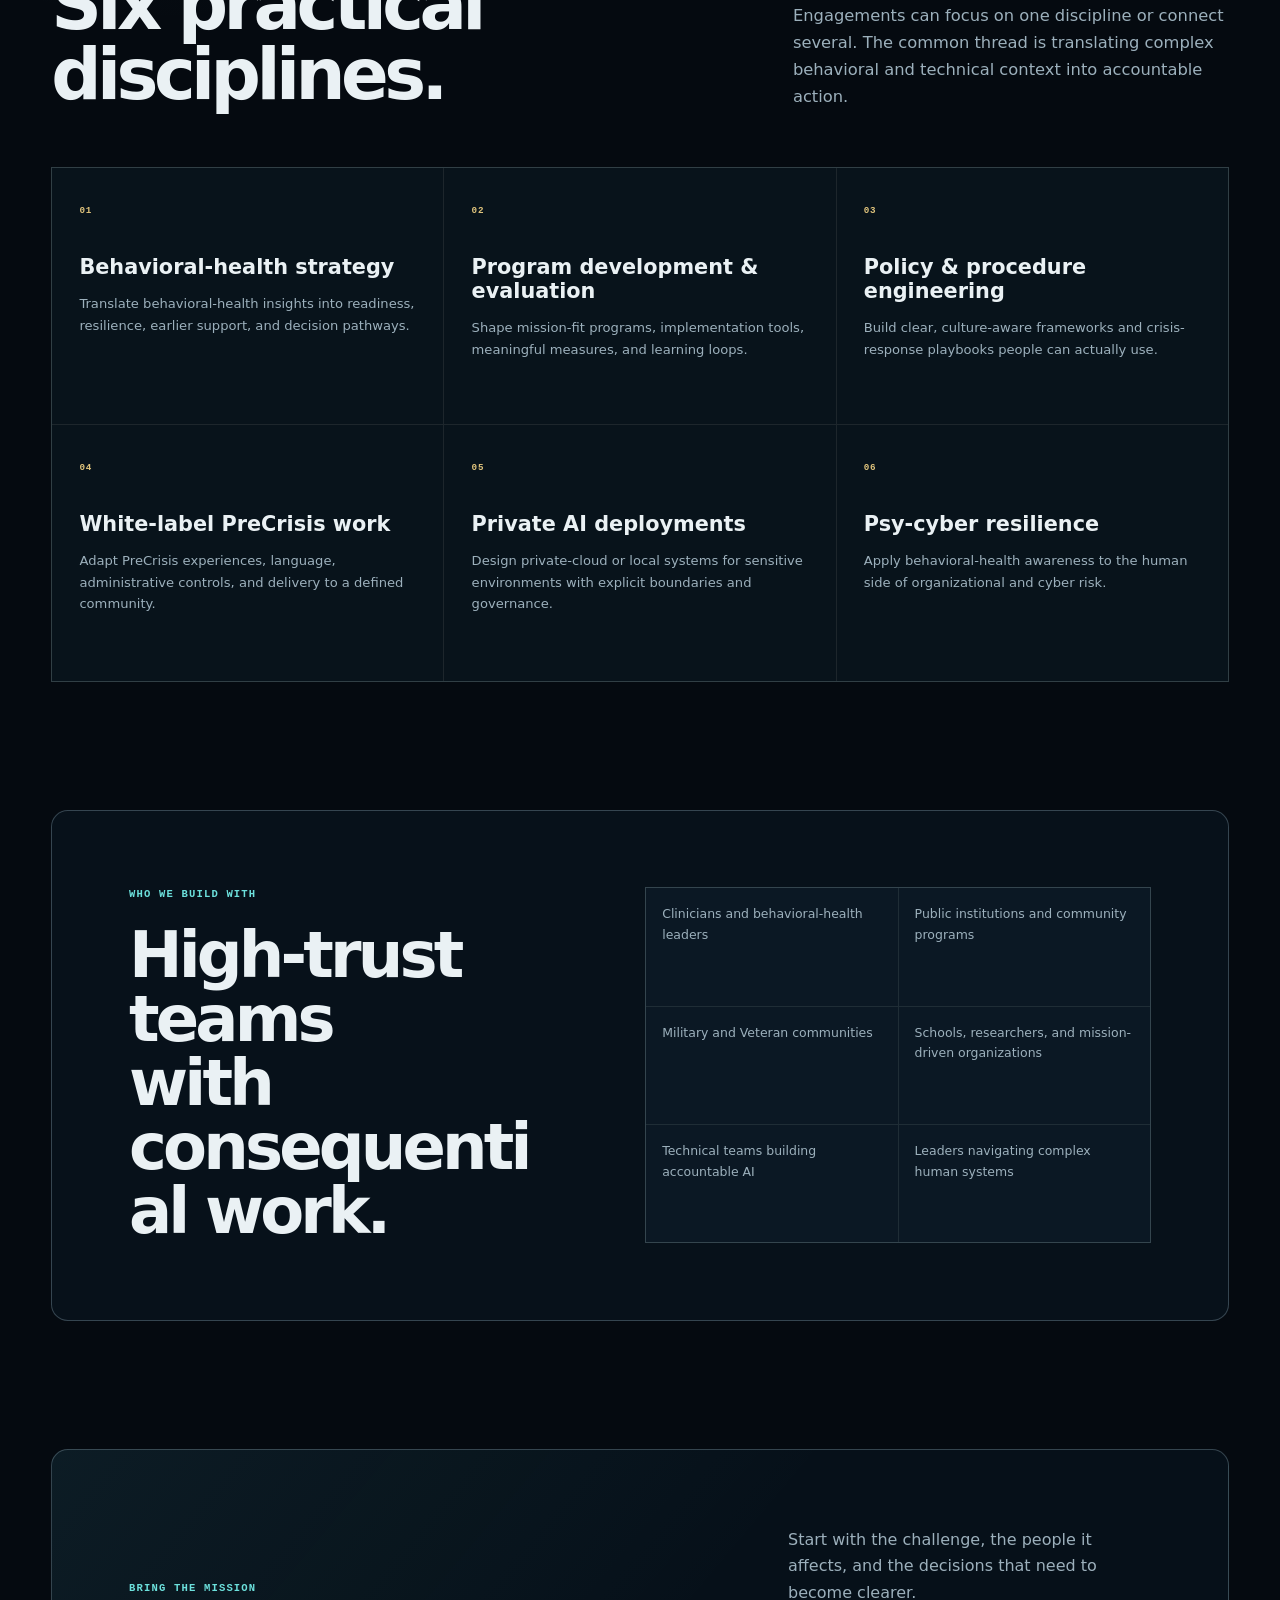
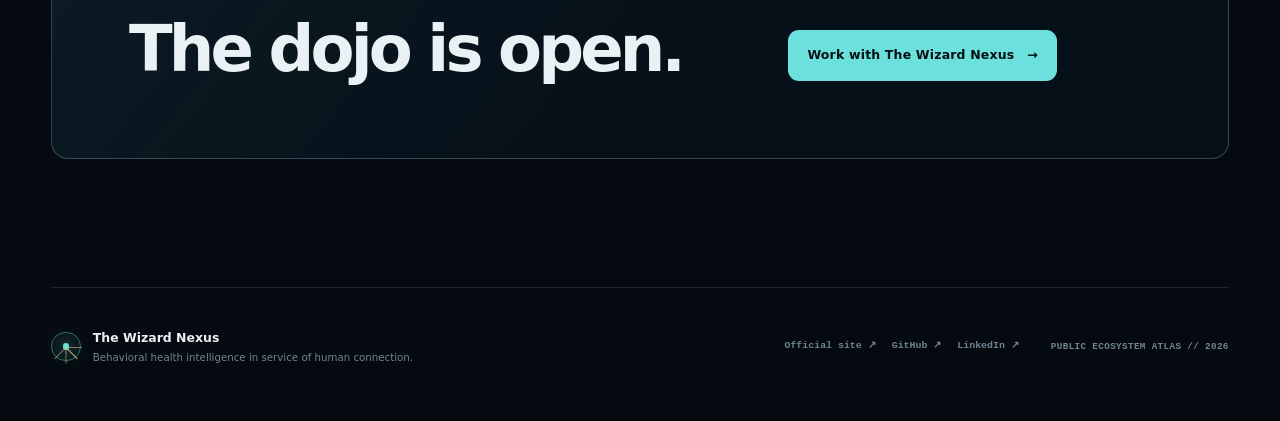
<file: practice.html>
<!doctype html>
<html lang="en">
  <head>
    <meta charset="utf-8">
    <meta name="viewport" content="width=device-width, initial-scale=1">
    <meta name="theme-color" content="#071019">
    <meta name="description" content="Explore the human-centered PreCrisis lifecycle and the practical disciplines The Wizard Nexus brings to complex missions.">
    <meta property="og:type" content="website">
    <meta property="og:title" content="TWiN Practice — The Wizard Nexus">
    <meta property="og:description" content="Optimize conditions, notice change, prepare support, and keep accountable people in the loop.">
    <meta property="og:url" content="https://thewizardnexus.github.io/TheWizardNexus/practice.html">
    <meta property="og:image" content="https://thewizardnexus.github.io/TheWizardNexus/assets/twin-ecosystem-og.png">
    <meta property="og:image:alt" content="The Wizard Nexus public ecosystem: human-centered systems, mapped relationships, and accountable human judgment.">
    <meta name="twitter:card" content="summary_large_image">
    <meta name="twitter:title" content="TWiN Practice — The Wizard Nexus">
    <meta name="twitter:description" content="Optimize conditions, notice change, prepare support, and keep accountable people in the loop.">
    <meta name="twitter:image" content="https://thewizardnexus.github.io/TheWizardNexus/assets/twin-ecosystem-og.png">
    <meta name="twitter:image:alt" content="The Wizard Nexus public ecosystem: human-centered systems, mapped relationships, and accountable human judgment.">
    <link rel="icon" href="assets/favicon.svg" type="image/svg+xml">
    <link rel="canonical" href="https://thewizardnexus.github.io/TheWizardNexus/practice.html">
    <link rel="stylesheet" href="styles.css">
    <script src="app.js?v=2026-11-19" defer></script>
    <title>TWiN Practice — The Wizard Nexus</title>
  </head>
  <body data-page="practice">
    <a class="skip-link" href="#main">Skip to the practice</a>
    <header class="site-header">
      <a class="brand" href="index.html" aria-label="The Wizard Nexus home"><span class="brand-sigil" aria-hidden="true"><i></i><i></i><i></i><i></i></span><span class="brand-copy"><b>The Wizard Nexus</b><small>TWiN // Public nexus</small></span></a>
      <button class="menu-button" type="button" aria-expanded="false" aria-controls="primary-navigation">Menu</button>
      <nav id="primary-navigation" aria-label="Primary navigation"><a href="ecosystem.html">Ecosystem</a><a href="practice.html">Practice</a><a href="trust.html">Trust</a><a href="people.html">People</a><a href="code.html">Code</a><a href="signal.html">Signal</a><a class="nav-cta" href="work.html">Work with us <span aria-hidden="true">↗</span></a></nav>
    </header>

    <main id="main">
      <header class="page-hero practice-hero">
        <div><p class="eyebrow"><span class="page-code">02</span> The operating practice</p><h1>Notice earlier.<br><span>Act with care.</span></h1></div>
        <div class="page-hero-aside"><p>TWiN combines behavioral-health knowledge, implementation practice, and technical systems to help accountable people make sense of change before a difficult situation becomes a crisis.</p><a class="text-link" href="trust.html">See the governing boundaries <span aria-hidden="true">→</span></a></div>
      </header>

      <section class="method-section" aria-labelledby="method-title">
        <div class="method-intro"><p class="eyebrow">The PreCrisis lifecycle</p><h2 id="method-title">Readiness before response.</h2><p>This lifecycle is an organizing practice, not a diagnosis or promise of prediction. It helps teams move from better conditions toward proportionate human support.</p></div>
        <ol class="method-flow">
          <li><span>01</span><div><strong>Optimize</strong><p>Strengthen readiness, resilience, connection, and the conditions in which people operate.</p></div></li>
          <li><span>02</span><div><strong>Detect</strong><p>Notice meaningful change while keeping context, uncertainty, and human dignity visible.</p></div></li>
          <li><span>03</span><div><strong>Prevent</strong><p>Prepare humane, proportionate support before pressure becomes an emergency.</p></div></li>
          <li><span>04</span><div><strong>Intervene</strong><p>Equip an informed, authorized person to decide and act at the responsible moment.</p></div></li>
        </ol>
      </section>

      <section class="practice-section" aria-labelledby="practice-title">
        <div class="section-heading"><div><p class="eyebrow">What we do</p><h2 id="practice-title">Six practical disciplines.</h2></div><p>Engagements can focus on one discipline or connect several. The common thread is translating complex behavioral and technical context into accountable action.</p></div>
        <div class="practice-grid">
          <article><span>01</span><h3>Behavioral-health strategy</h3><p>Translate behavioral-health insights into readiness, resilience, earlier support, and decision pathways.</p></article>
          <article><span>02</span><h3>Program development &amp; evaluation</h3><p>Shape mission-fit programs, implementation tools, meaningful measures, and learning loops.</p></article>
          <article><span>03</span><h3>Policy &amp; procedure engineering</h3><p>Build clear, culture-aware frameworks and crisis-response playbooks people can actually use.</p></article>
          <article><span>04</span><h3>White-label PreCrisis work</h3><p>Adapt PreCrisis experiences, language, administrative controls, and delivery to a defined community.</p></article>
          <article><span>05</span><h3>Private AI deployments</h3><p>Design private-cloud or local systems for sensitive environments with explicit boundaries and governance.</p></article>
          <article><span>06</span><h3>Psy-cyber resilience</h3><p>Apply behavioral-health awareness to the human side of organizational and cyber risk.</p></article>
        </div>
      </section>

      <section class="audience-band" aria-labelledby="audience-title">
        <div><p class="eyebrow">Who we build with</p><h2 id="audience-title">High-trust teams<br>with consequential work.</h2></div>
        <ul><li>Clinicians and behavioral-health leaders</li><li>Public institutions and community programs</li><li>Military and Veteran communities</li><li>Schools, researchers, and mission-driven organizations</li><li>Technical teams building accountable AI</li><li>Leaders navigating complex human systems</li></ul>
      </section>

      <section class="page-next"><div><p class="eyebrow">Bring the mission</p><h2>The dojo is open.</h2></div><div><p>Start with the challenge, the people it affects, and the decisions that need to become clearer.</p><a class="button button-primary" href="work.html">Work with The Wizard Nexus <span aria-hidden="true">→</span></a></div></section>
    </main>
    <footer class="site-footer"><div class="footer-brand"><span class="brand-sigil small" aria-hidden="true"><i></i><i></i><i></i><i></i></span><p><strong>The Wizard Nexus</strong><span>Behavioral health intelligence in service of human connection.</span></p></div><nav aria-label="Footer navigation"><a href="https://www.thewizardnexus.com/">Official site ↗</a><a href="https://github.com/TheWizardNexus">GitHub ↗</a><a href="https://www.linkedin.com/company/the-wizard-nexus/">LinkedIn ↗</a></nav><p class="footer-note">Public ecosystem atlas // <span data-current-year>2026</span></p></footer>
  </body>
</html>
</file>
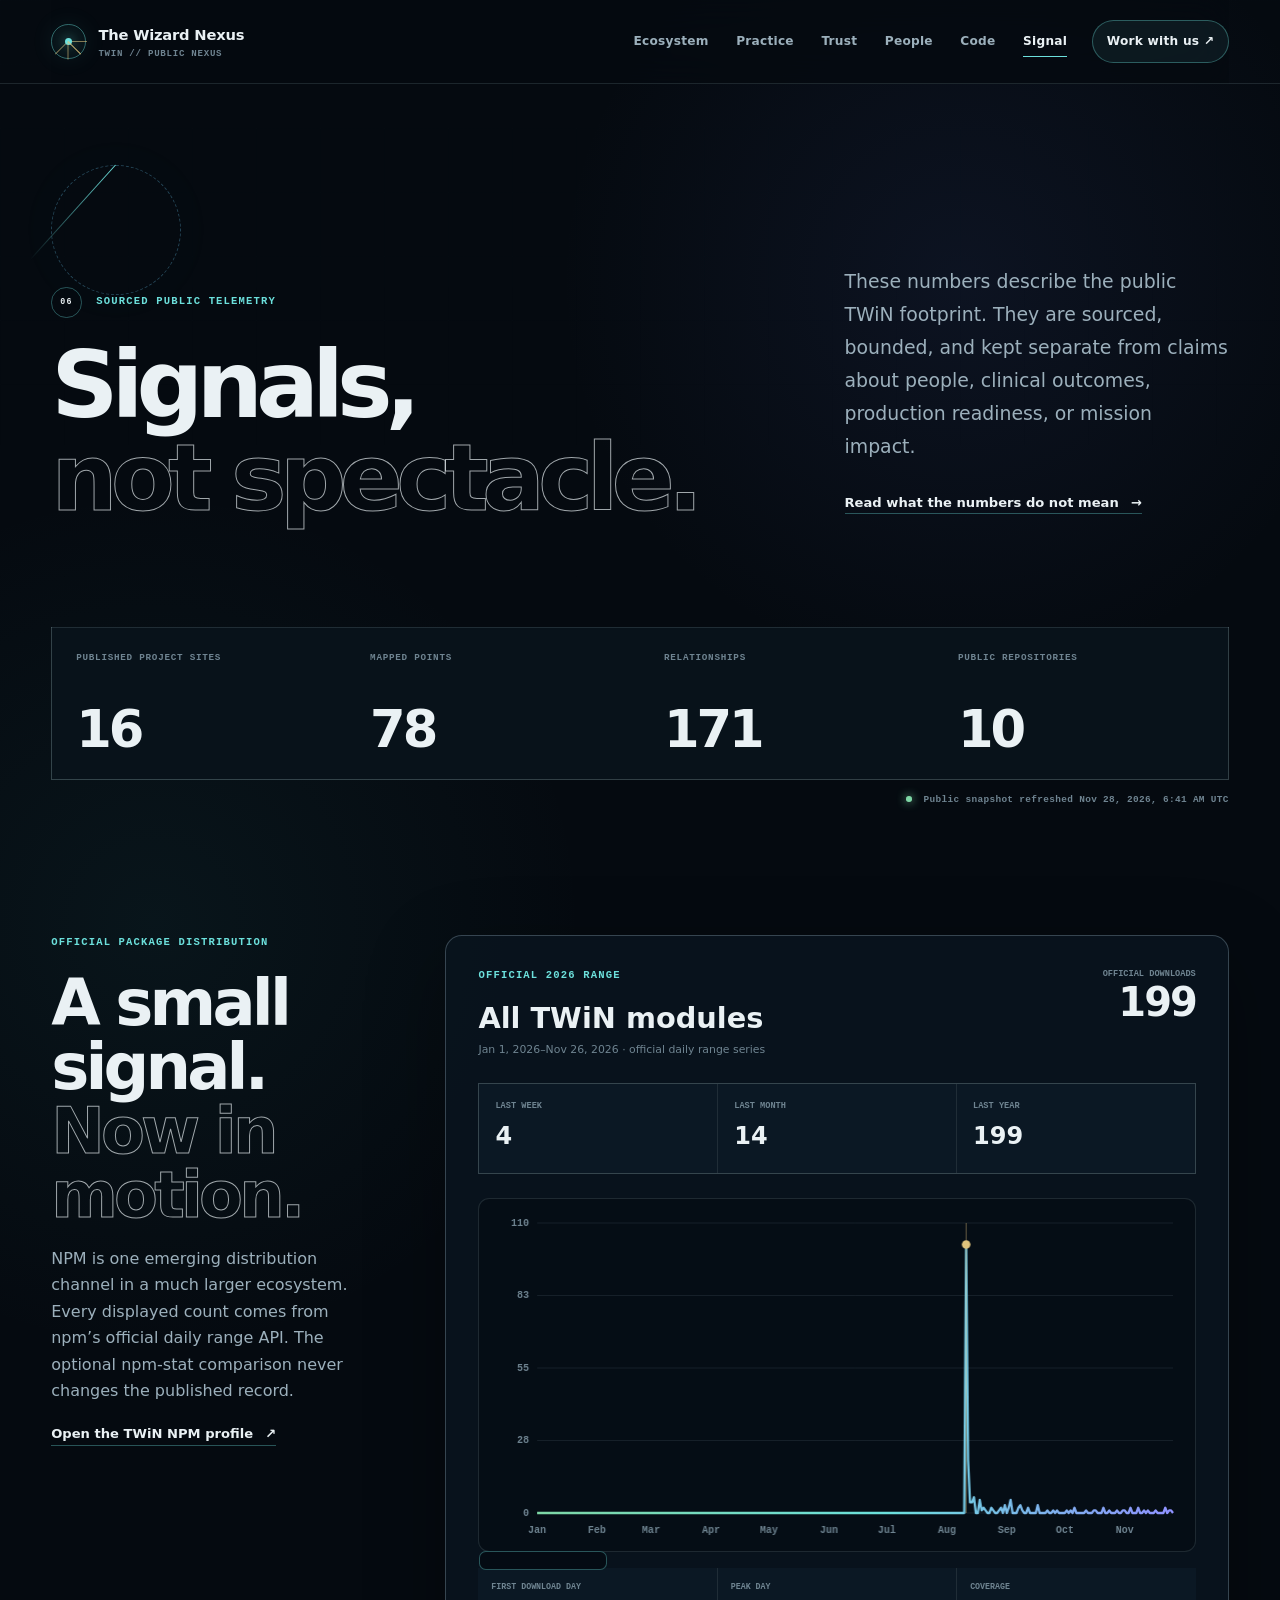
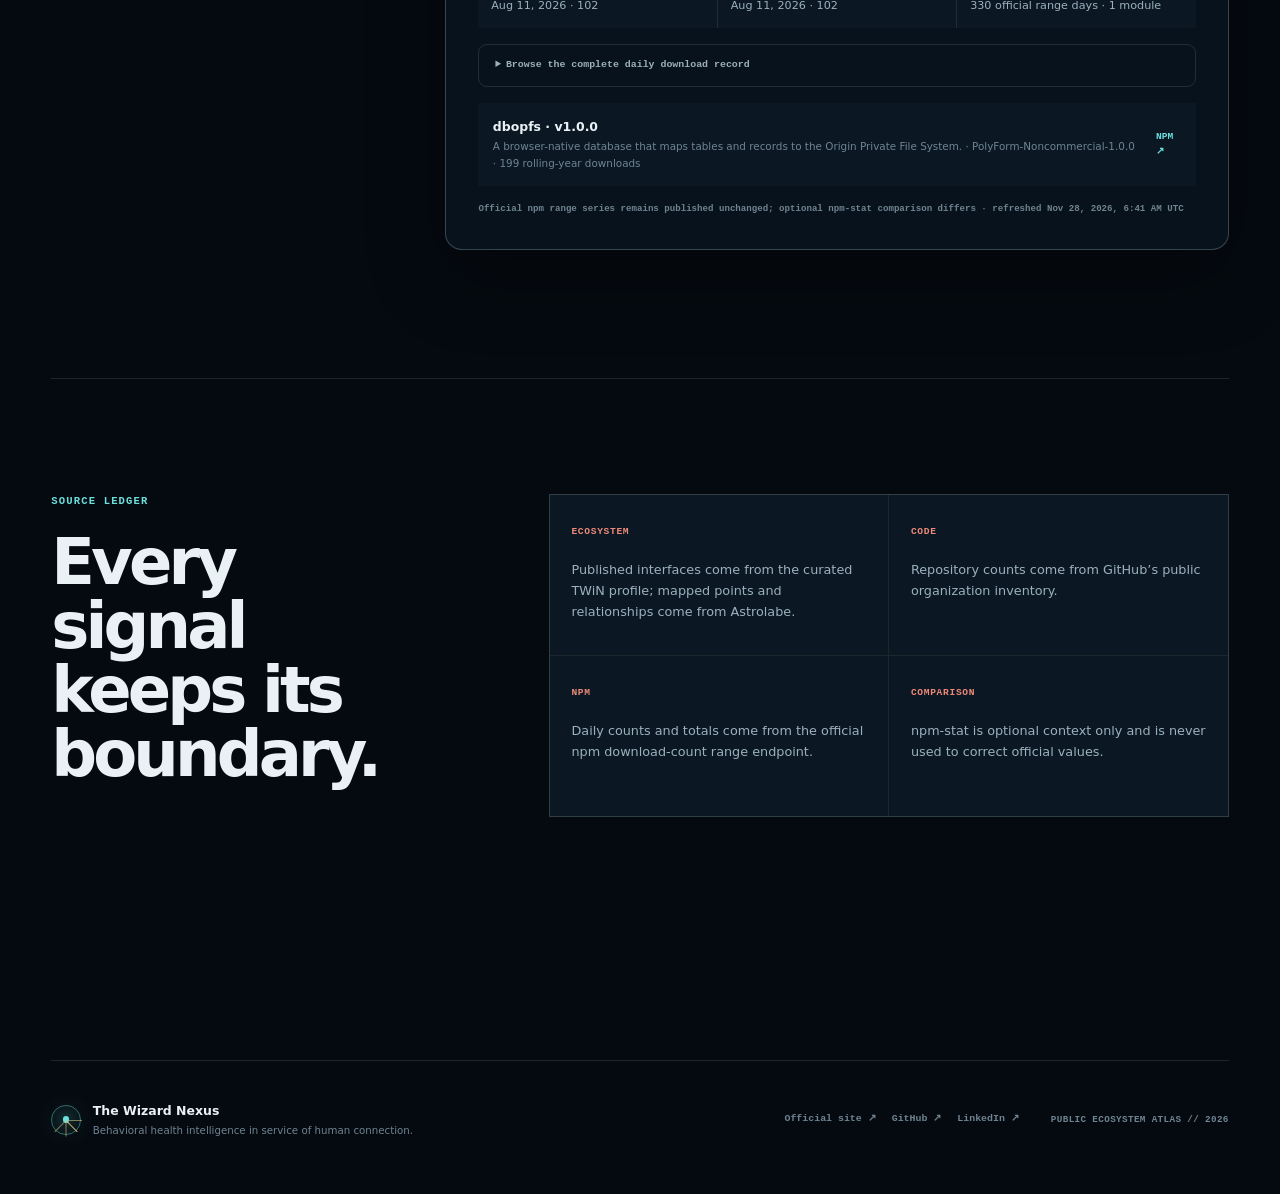
<file: signal.html>
<!doctype html>
<html lang="en">
  <head>
    <meta charset="utf-8">
    <meta name="viewport" content="width=device-width, initial-scale=1">
    <meta name="theme-color" content="#071019">
    <meta name="description" content="Read the sourced TWiN public signal: ecosystem bearings, repository footprint, and official NPM package-distribution telemetry.">
    <meta property="og:type" content="website">
    <meta property="og:title" content="TWiN Public Signal — The Wizard Nexus">
    <meta property="og:description" content="Measured, sourced, and modest: verified public ecosystem and package-distribution telemetry.">
    <meta property="og:url" content="https://thewizardnexus.github.io/TheWizardNexus/signal.html">
    <meta property="og:image" content="https://thewizardnexus.github.io/TheWizardNexus/assets/twin-ecosystem-og.png">
    <meta property="og:image:alt" content="The Wizard Nexus public ecosystem: human-centered systems, mapped relationships, and accountable human judgment.">
    <meta name="twitter:card" content="summary_large_image">
    <meta name="twitter:title" content="TWiN Public Signal — The Wizard Nexus">
    <meta name="twitter:description" content="Measured, sourced, and modest: verified public ecosystem and package-distribution telemetry.">
    <meta name="twitter:image" content="https://thewizardnexus.github.io/TheWizardNexus/assets/twin-ecosystem-og.png">
    <meta name="twitter:image:alt" content="The Wizard Nexus public ecosystem: human-centered systems, mapped relationships, and accountable human judgment.">
    <link rel="icon" href="assets/favicon.svg" type="image/svg+xml">
    <link rel="canonical" href="https://thewizardnexus.github.io/TheWizardNexus/signal.html">
    <link rel="stylesheet" href="styles.css">
    <script src="app.js?v=2026-11-19" defer></script>
    <title>TWiN Public Signal — The Wizard Nexus</title>
  </head>
  <body data-page="signal">
    <a class="skip-link" href="#main">Skip to the public signal</a>
    <header class="site-header">
      <a class="brand" href="index.html" aria-label="The Wizard Nexus home"><span class="brand-sigil" aria-hidden="true"><i></i><i></i><i></i><i></i></span><span class="brand-copy"><b>The Wizard Nexus</b><small>TWiN // Public nexus</small></span></a>
      <button class="menu-button" type="button" aria-expanded="false" aria-controls="primary-navigation">Menu</button>
      <nav id="primary-navigation" aria-label="Primary navigation"><a href="ecosystem.html">Ecosystem</a><a href="practice.html">Practice</a><a href="trust.html">Trust</a><a href="people.html">People</a><a href="code.html">Code</a><a href="signal.html">Signal</a><a class="nav-cta" href="work.html">Work with us <span aria-hidden="true">↗</span></a></nav>
    </header>

    <main id="main">
      <header class="page-hero signal-hero">
        <div><p class="eyebrow"><span class="page-code">06</span> Sourced public telemetry</p><h1>Signals,<br><span>not spectacle.</span></h1></div>
        <div class="page-hero-aside"><p>These numbers describe the public TWiN footprint. They are sourced, bounded, and kept separate from claims about people, clinical outcomes, production readiness, or mission impact.</p><a class="text-link" href="trust.html">Read what the numbers do not mean <span aria-hidden="true">→</span></a></div>
      </header>

      <section class="page-metrics signal-metrics" aria-label="TWiN public ecosystem summary">
        <p><span>Published project sites</span><strong id="project-total">16</strong></p>
        <p><span>Mapped points</span><strong id="mapped-points">78</strong></p>
        <p><span>Relationships</span><strong id="mapped-relationships">171</strong></p>
        <p><span>Public repositories</span><strong id="repo-total">10</strong></p>
      </section>
      <p class="freshness" id="freshness"><span aria-hidden="true"></span> Static public snapshot embedded; live refresh runs when available.</p>

      <section class="npm-section" aria-labelledby="npm-title">
        <div class="npm-intro"><p class="eyebrow">Official package distribution</p><h2 id="npm-title">A small signal.<br><span>Now in motion.</span></h2><p>NPM is one emerging distribution channel in a much larger ecosystem. Every displayed count comes from npm’s official daily range API. The optional npm-stat comparison never changes the published record.</p><a class="text-link" href="https://www.npmjs.com/~thewizardnexus">Open the TWiN NPM profile <span aria-hidden="true">↗</span></a></div>

        <article class="npm-panel" aria-labelledby="npm-chart-title">
          <header class="npm-panel-header"><div><p class="eyebrow" id="npm-chart-kicker">Official range history</p><h3 id="npm-chart-title">All TWiN modules</h3><p id="npm-chart-period">January 1, 2026–November 26, 2026 · official daily range series</p></div><p class="npm-total"><span>Official downloads</span><strong id="npm-history-total">199</strong></p></header>
          <div class="npm-metrics" role="group" aria-label="Rolling NPM downloads"><p><span>Last week</span><strong id="npm-week">4</strong></p><p><span>Last month</span><strong id="npm-month">14</strong></p><p><span>Last year</span><strong id="npm-year">199</strong></p></div>
          <div class="chart-frame" id="chart-frame"><canvas id="npm-chart" role="img" aria-label="The interactive NPM history chart loads when scripts are available; static official totals are shown above."></canvas><output class="chart-tooltip" id="chart-tooltip" hidden></output></div>
          <dl class="chart-stats"><div><dt>First download day</dt><dd id="npm-first-day">August 11, 2026 · 102</dd></div><div><dt>Peak day</dt><dd id="npm-peak-day">August 11, 2026 · 102</dd></div><div><dt>Coverage</dt><dd id="npm-coverage">330 official range days · 1 module</dd></div></dl>
          <details class="npm-table-details"><summary id="npm-table-summary">Browse the complete daily download record</summary><div class="npm-table-scroll" role="region" aria-labelledby="npm-table-summary" tabindex="0"><table class="npm-data-table"><caption id="npm-daily-caption">Official daily npm range record</caption><thead><tr><th scope="col">Date</th><th scope="col">Downloads</th></tr></thead><tbody id="npm-daily-body"><tr><td colspan="2">The daily table loads when public telemetry scripts are available; official summary totals remain above.</td></tr></tbody></table></div></details>
          <div class="package-list" id="package-list"></div>
          <p class="data-status" id="npm-status" role="status" aria-live="polite">Official npm range series is authoritative and published unchanged; optional npm-stat comparison differs.</p>
        </article>
      </section>

      <section class="source-notes" aria-labelledby="source-notes-title"><div><p class="eyebrow">Source ledger</p><h2 id="source-notes-title">Every signal<br>keeps its boundary.</h2></div><div class="source-note-grid"><article><span>ECOSYSTEM</span><p>Published interfaces come from the curated TWiN profile; mapped points and relationships come from Astrolabe.</p></article><article><span>CODE</span><p>Repository counts come from GitHub’s public organization inventory.</p></article><article><span>NPM</span><p>Daily counts and totals come from the official npm download-count range endpoint.</p></article><article><span>COMPARISON</span><p>npm-stat is optional context only and is never used to correct official values.</p></article></div></section>
    </main>
    <footer class="site-footer"><div class="footer-brand"><span class="brand-sigil small" aria-hidden="true"><i></i><i></i><i></i><i></i></span><p><strong>The Wizard Nexus</strong><span>Behavioral health intelligence in service of human connection.</span></p></div><nav aria-label="Footer navigation"><a href="https://www.thewizardnexus.com/">Official site ↗</a><a href="https://github.com/TheWizardNexus">GitHub ↗</a><a href="https://www.linkedin.com/company/the-wizard-nexus/">LinkedIn ↗</a></nav><p class="footer-note">Public ecosystem atlas // <span data-current-year>2026</span></p></footer>
  </body>
</html>
</file>
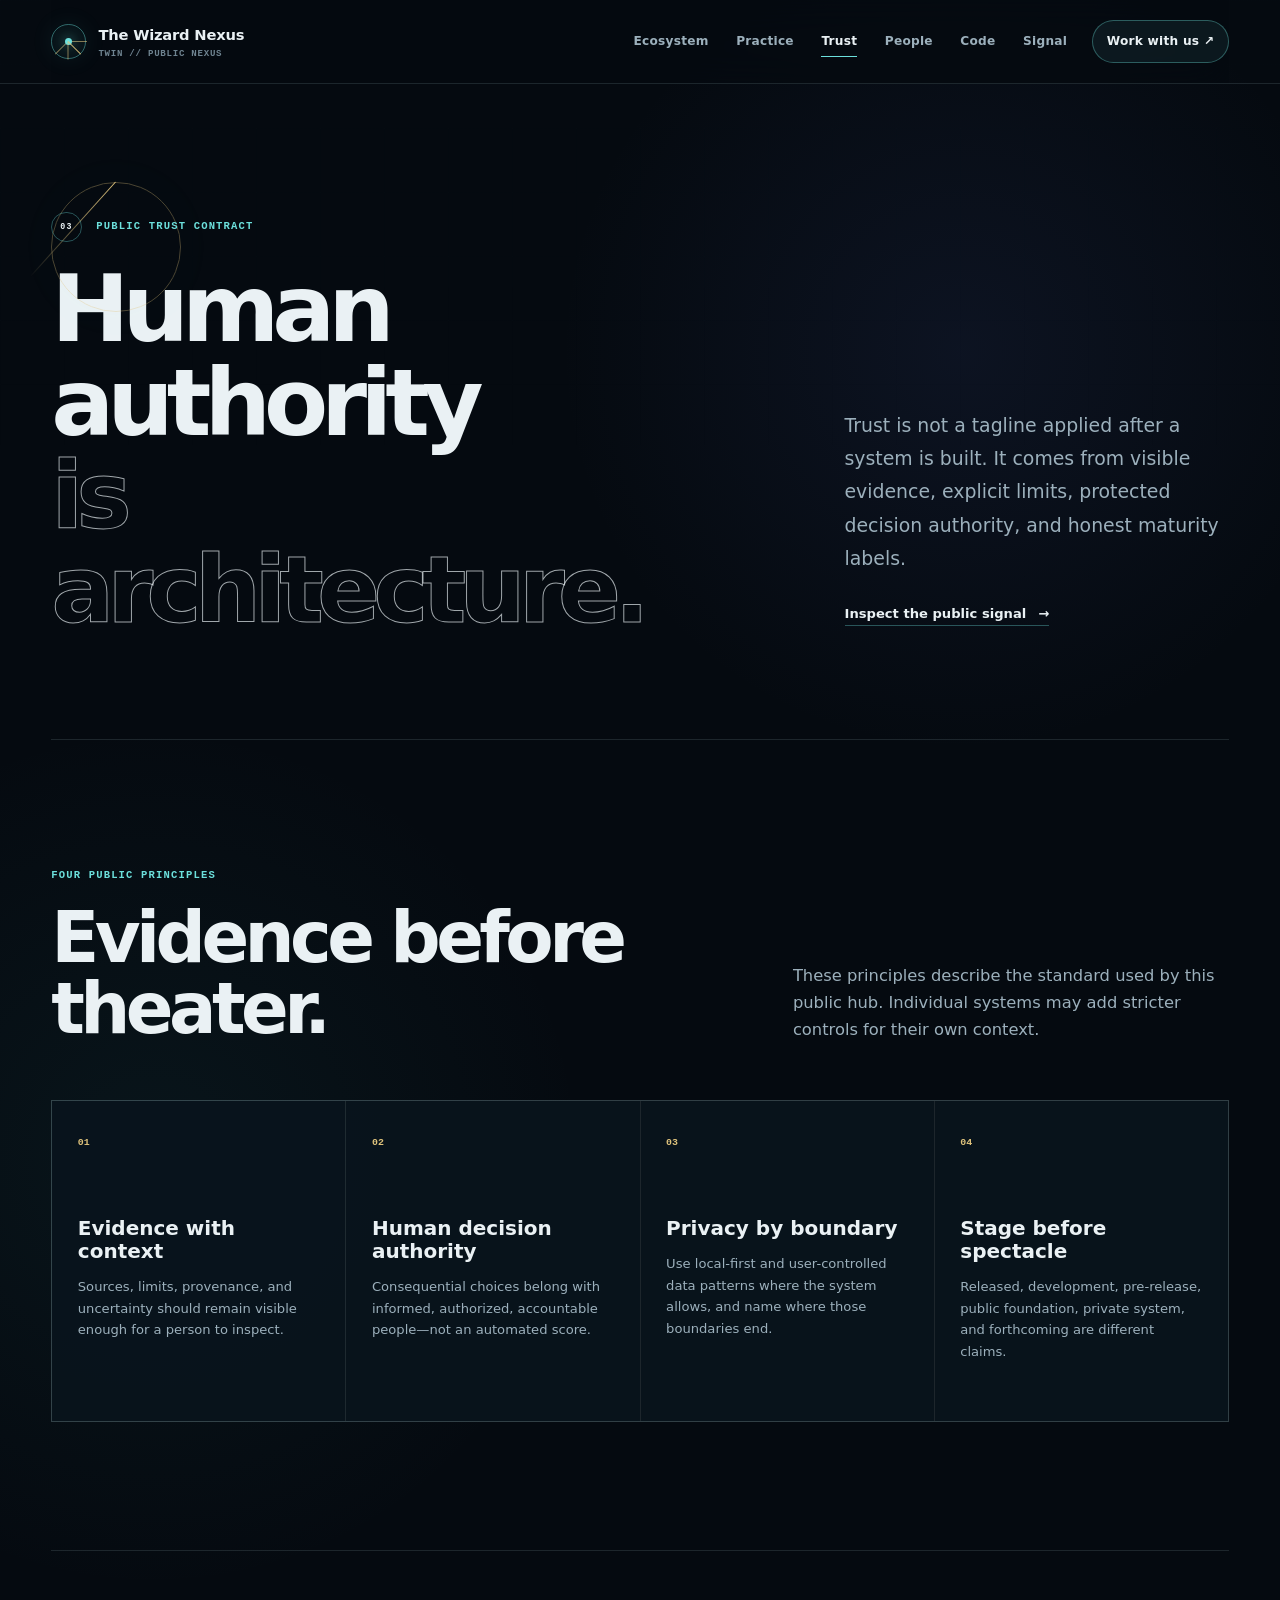
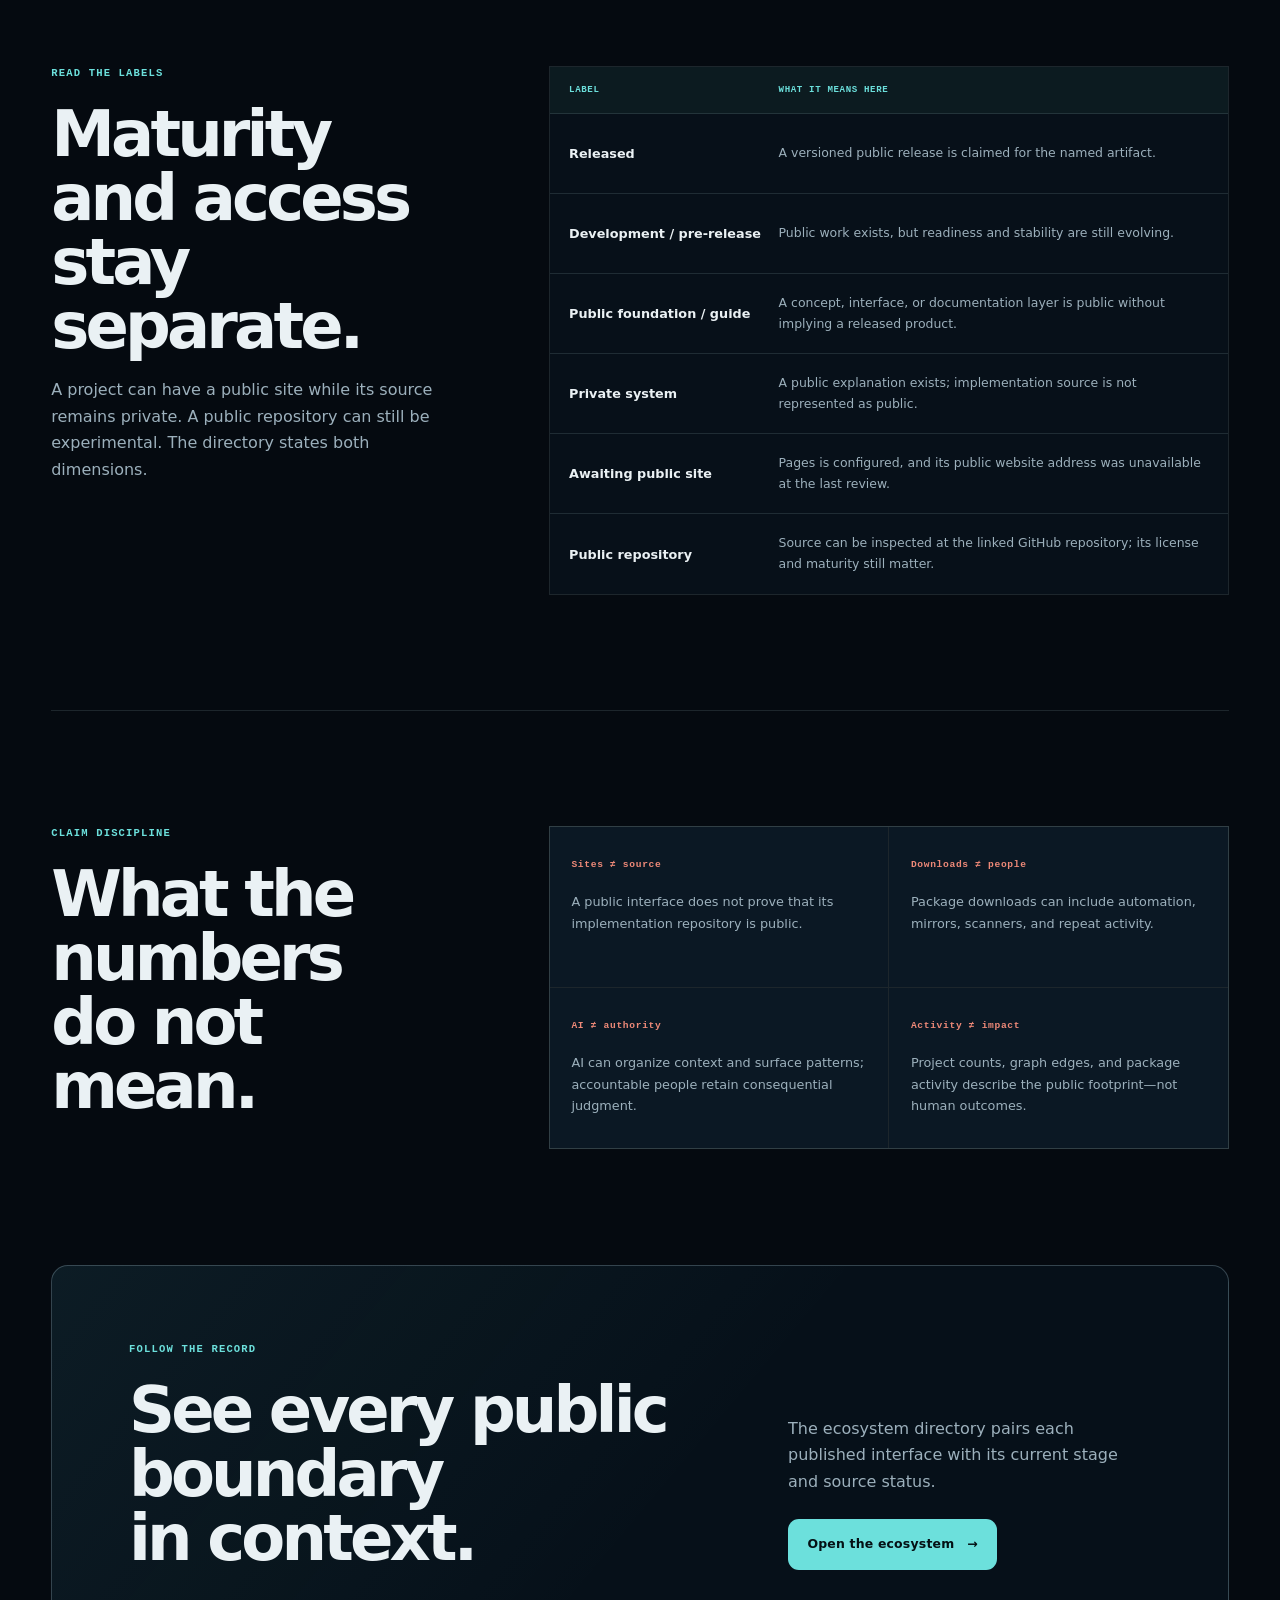
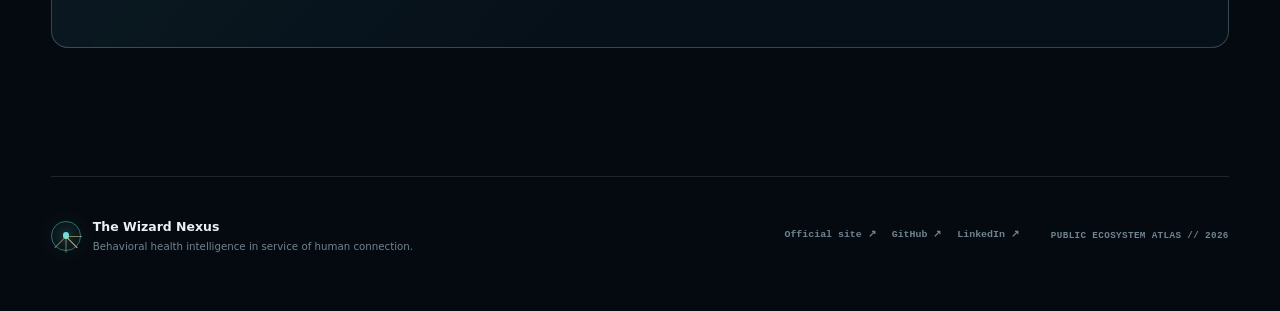
<file: trust.html>
<!doctype html>
<html lang="en">
  <head>
    <meta charset="utf-8">
    <meta name="viewport" content="width=device-width, initial-scale=1">
    <meta name="theme-color" content="#071019">
    <meta name="description" content="TWiN public trust boundaries: human decision authority, visible evidence and uncertainty, privacy by boundary, and explicit project maturity.">
    <meta property="og:type" content="website">
    <meta property="og:title" content="Trust & Boundaries — The Wizard Nexus">
    <meta property="og:description" content="Human authority is architecture. See how TWiN labels evidence, source, maturity, privacy, and accountability.">
    <meta property="og:url" content="https://thewizardnexus.github.io/TheWizardNexus/trust.html">
    <meta property="og:image" content="https://thewizardnexus.github.io/TheWizardNexus/assets/twin-ecosystem-og.png">
    <meta property="og:image:alt" content="The Wizard Nexus public ecosystem: human-centered systems, mapped relationships, and accountable human judgment.">
    <meta name="twitter:card" content="summary_large_image">
    <meta name="twitter:title" content="Trust &amp; Boundaries — The Wizard Nexus">
    <meta name="twitter:description" content="See how TWiN labels evidence, source, maturity, privacy, and accountability.">
    <meta name="twitter:image" content="https://thewizardnexus.github.io/TheWizardNexus/assets/twin-ecosystem-og.png">
    <meta name="twitter:image:alt" content="The Wizard Nexus public ecosystem: human-centered systems, mapped relationships, and accountable human judgment.">
    <link rel="icon" href="assets/favicon.svg" type="image/svg+xml">
    <link rel="canonical" href="https://thewizardnexus.github.io/TheWizardNexus/trust.html">
    <link rel="stylesheet" href="styles.css">
    <script src="app.js?v=2026-11-19" defer></script>
    <title>Trust &amp; Boundaries — The Wizard Nexus</title>
  </head>
  <body data-page="trust">
    <a class="skip-link" href="#main">Skip to trust boundaries</a>
    <header class="site-header">
      <a class="brand" href="index.html" aria-label="The Wizard Nexus home"><span class="brand-sigil" aria-hidden="true"><i></i><i></i><i></i><i></i></span><span class="brand-copy"><b>The Wizard Nexus</b><small>TWiN // Public nexus</small></span></a>
      <button class="menu-button" type="button" aria-expanded="false" aria-controls="primary-navigation">Menu</button>
      <nav id="primary-navigation" aria-label="Primary navigation"><a href="ecosystem.html">Ecosystem</a><a href="practice.html">Practice</a><a href="trust.html">Trust</a><a href="people.html">People</a><a href="code.html">Code</a><a href="signal.html">Signal</a><a class="nav-cta" href="work.html">Work with us <span aria-hidden="true">↗</span></a></nav>
    </header>

    <main id="main">
      <header class="page-hero trust-hero">
        <div><p class="eyebrow"><span class="page-code">03</span> Public trust contract</p><h1>Human authority<br><span>is architecture.</span></h1></div>
        <div class="page-hero-aside"><p>Trust is not a tagline applied after a system is built. It comes from visible evidence, explicit limits, protected decision authority, and honest maturity labels.</p><a class="text-link" href="signal.html">Inspect the public signal <span aria-hidden="true">→</span></a></div>
      </header>

      <section class="principles-section" aria-labelledby="principles-title">
        <div class="section-heading"><div><p class="eyebrow">Four public principles</p><h2 id="principles-title">Evidence before theater.</h2></div><p>These principles describe the standard used by this public hub. Individual systems may add stricter controls for their own context.</p></div>
        <div class="principle-grid">
          <article><b>01</b><h3>Evidence with context</h3><p>Sources, limits, provenance, and uncertainty should remain visible enough for a person to inspect.</p></article>
          <article><b>02</b><h3>Human decision authority</h3><p>Consequential choices belong with informed, authorized, accountable people—not an automated score.</p></article>
          <article><b>03</b><h3>Privacy by boundary</h3><p>Use local-first and user-controlled data patterns where the system allows, and name where those boundaries end.</p></article>
          <article><b>04</b><h3>Stage before spectacle</h3><p>Released, development, pre-release, public foundation, private system, and forthcoming are different claims.</p></article>
        </div>
      </section>

      <section class="boundary-section" aria-labelledby="boundary-title">
        <div class="boundary-heading"><p class="eyebrow">Read the labels</p><h2 id="boundary-title">Maturity and access<br>stay separate.</h2><p>A project can have a public site while its source remains private. A public repository can still be experimental. The directory states both dimensions.</p></div>
        <div class="boundary-table" role="table" aria-label="TWiN public maturity and access labels">
          <div class="boundary-row boundary-head" role="row"><span role="columnheader">Label</span><span role="columnheader">What it means here</span></div>
          <div class="boundary-row" role="row"><strong role="cell">Released</strong><span role="cell">A versioned public release is claimed for the named artifact.</span></div>
          <div class="boundary-row" role="row"><strong role="cell">Development / pre-release</strong><span role="cell">Public work exists, but readiness and stability are still evolving.</span></div>
          <div class="boundary-row" role="row"><strong role="cell">Public foundation / guide</strong><span role="cell">A concept, interface, or documentation layer is public without implying a released product.</span></div>
          <div class="boundary-row" role="row"><strong role="cell">Private system</strong><span role="cell">A public explanation exists; implementation source is not represented as public.</span></div>
          <div class="boundary-row" role="row"><strong role="cell">Awaiting public site</strong><span role="cell">Pages is configured, and its public website address was unavailable at the last review.</span></div>
          <div class="boundary-row" role="row"><strong role="cell">Public repository</strong><span role="cell">Source can be inspected at the linked GitHub repository; its license and maturity still matter.</span></div>
        </div>
      </section>

      <section class="claim-section" aria-labelledby="claim-title">
        <div><p class="eyebrow">Claim discipline</p><h2 id="claim-title">What the numbers<br>do not mean.</h2></div>
        <div class="claim-grid">
          <article><span>Sites ≠ source</span><p>A public interface does not prove that its implementation repository is public.</p></article>
          <article><span>Downloads ≠ people</span><p>Package downloads can include automation, mirrors, scanners, and repeat activity.</p></article>
          <article><span>AI ≠ authority</span><p>AI can organize context and surface patterns; accountable people retain consequential judgment.</p></article>
          <article><span>Activity ≠ impact</span><p>Project counts, graph edges, and package activity describe the public footprint—not human outcomes.</p></article>
        </div>
      </section>

      <section class="page-next"><div><p class="eyebrow">Follow the record</p><h2>See every public boundary<br>in context.</h2></div><div><p>The ecosystem directory pairs each published interface with its current stage and source status.</p><a class="button button-primary" href="ecosystem.html">Open the ecosystem <span aria-hidden="true">→</span></a></div></section>
    </main>
    <footer class="site-footer"><div class="footer-brand"><span class="brand-sigil small" aria-hidden="true"><i></i><i></i><i></i><i></i></span><p><strong>The Wizard Nexus</strong><span>Behavioral health intelligence in service of human connection.</span></p></div><nav aria-label="Footer navigation"><a href="https://www.thewizardnexus.com/">Official site ↗</a><a href="https://github.com/TheWizardNexus">GitHub ↗</a><a href="https://www.linkedin.com/company/the-wizard-nexus/">LinkedIn ↗</a></nav><p class="footer-note">Public ecosystem atlas // <span data-current-year>2026</span></p></footer>
  </body>
</html>
</file>
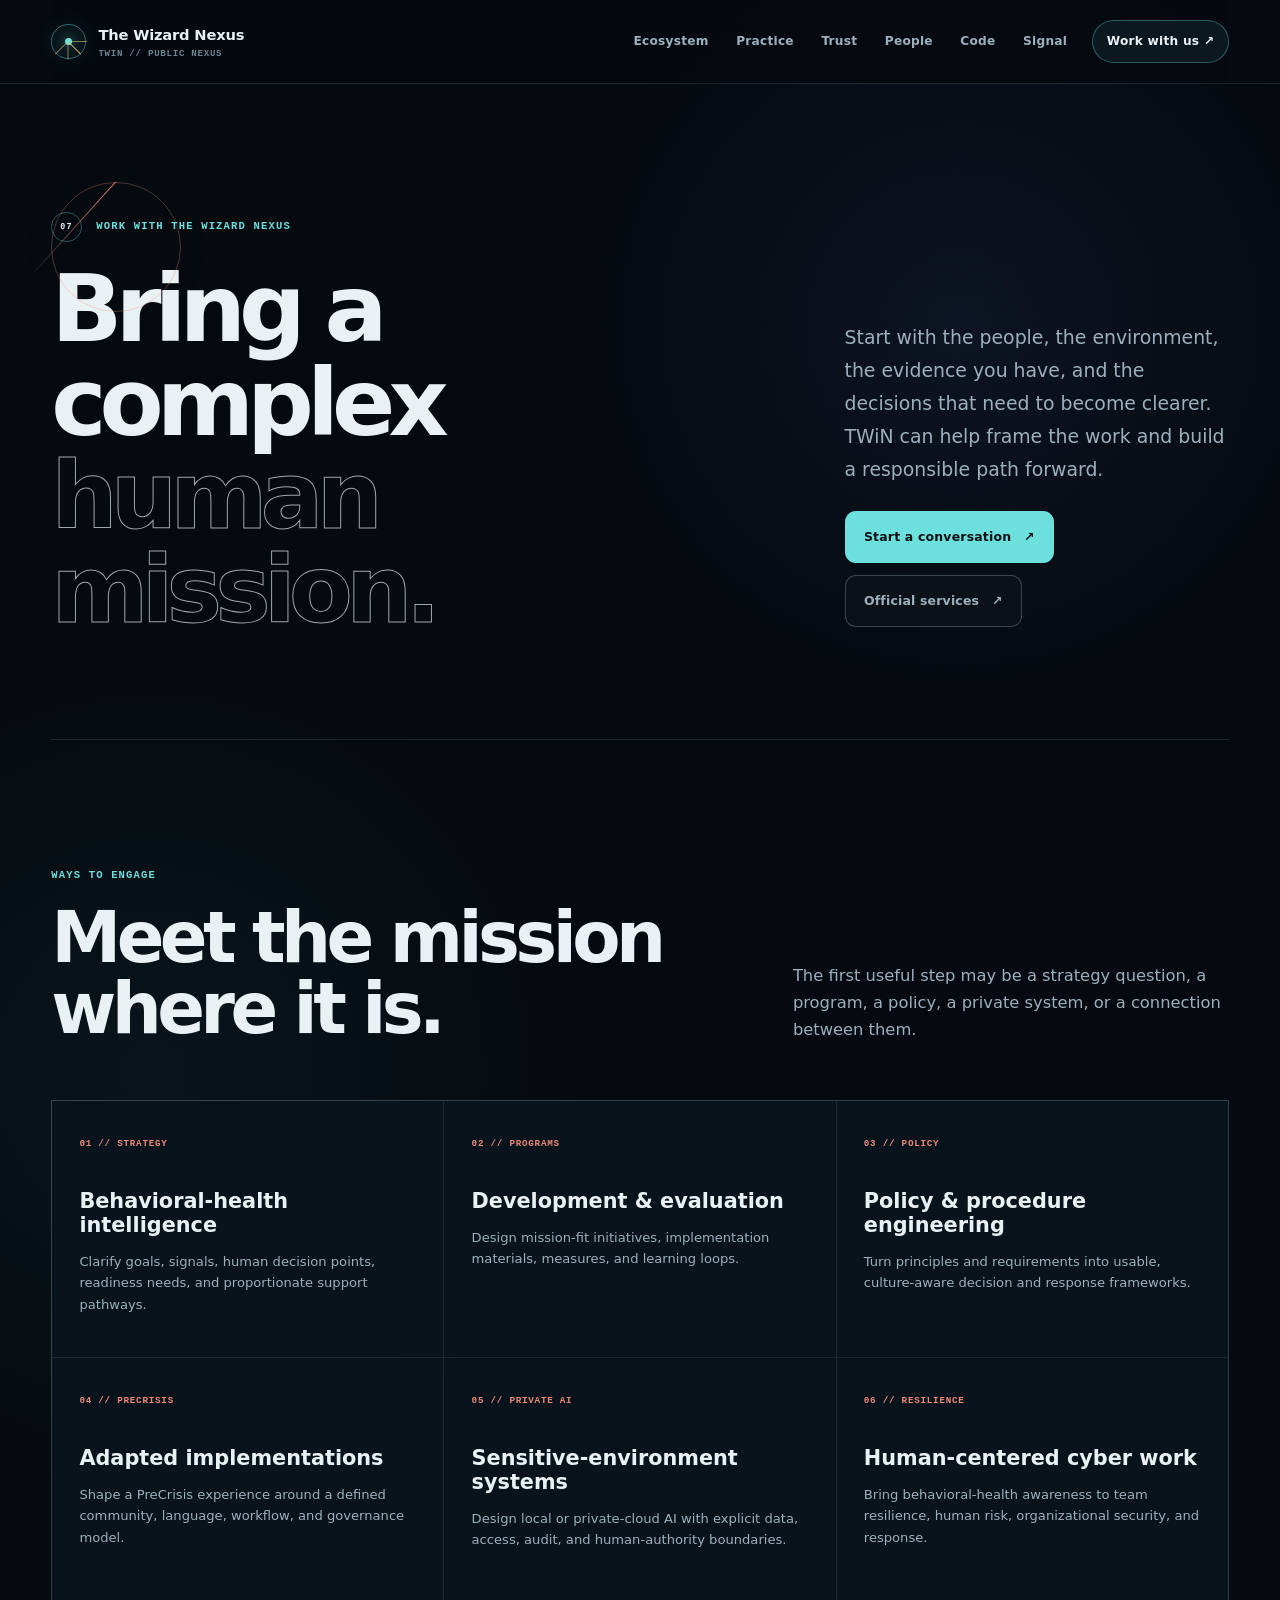
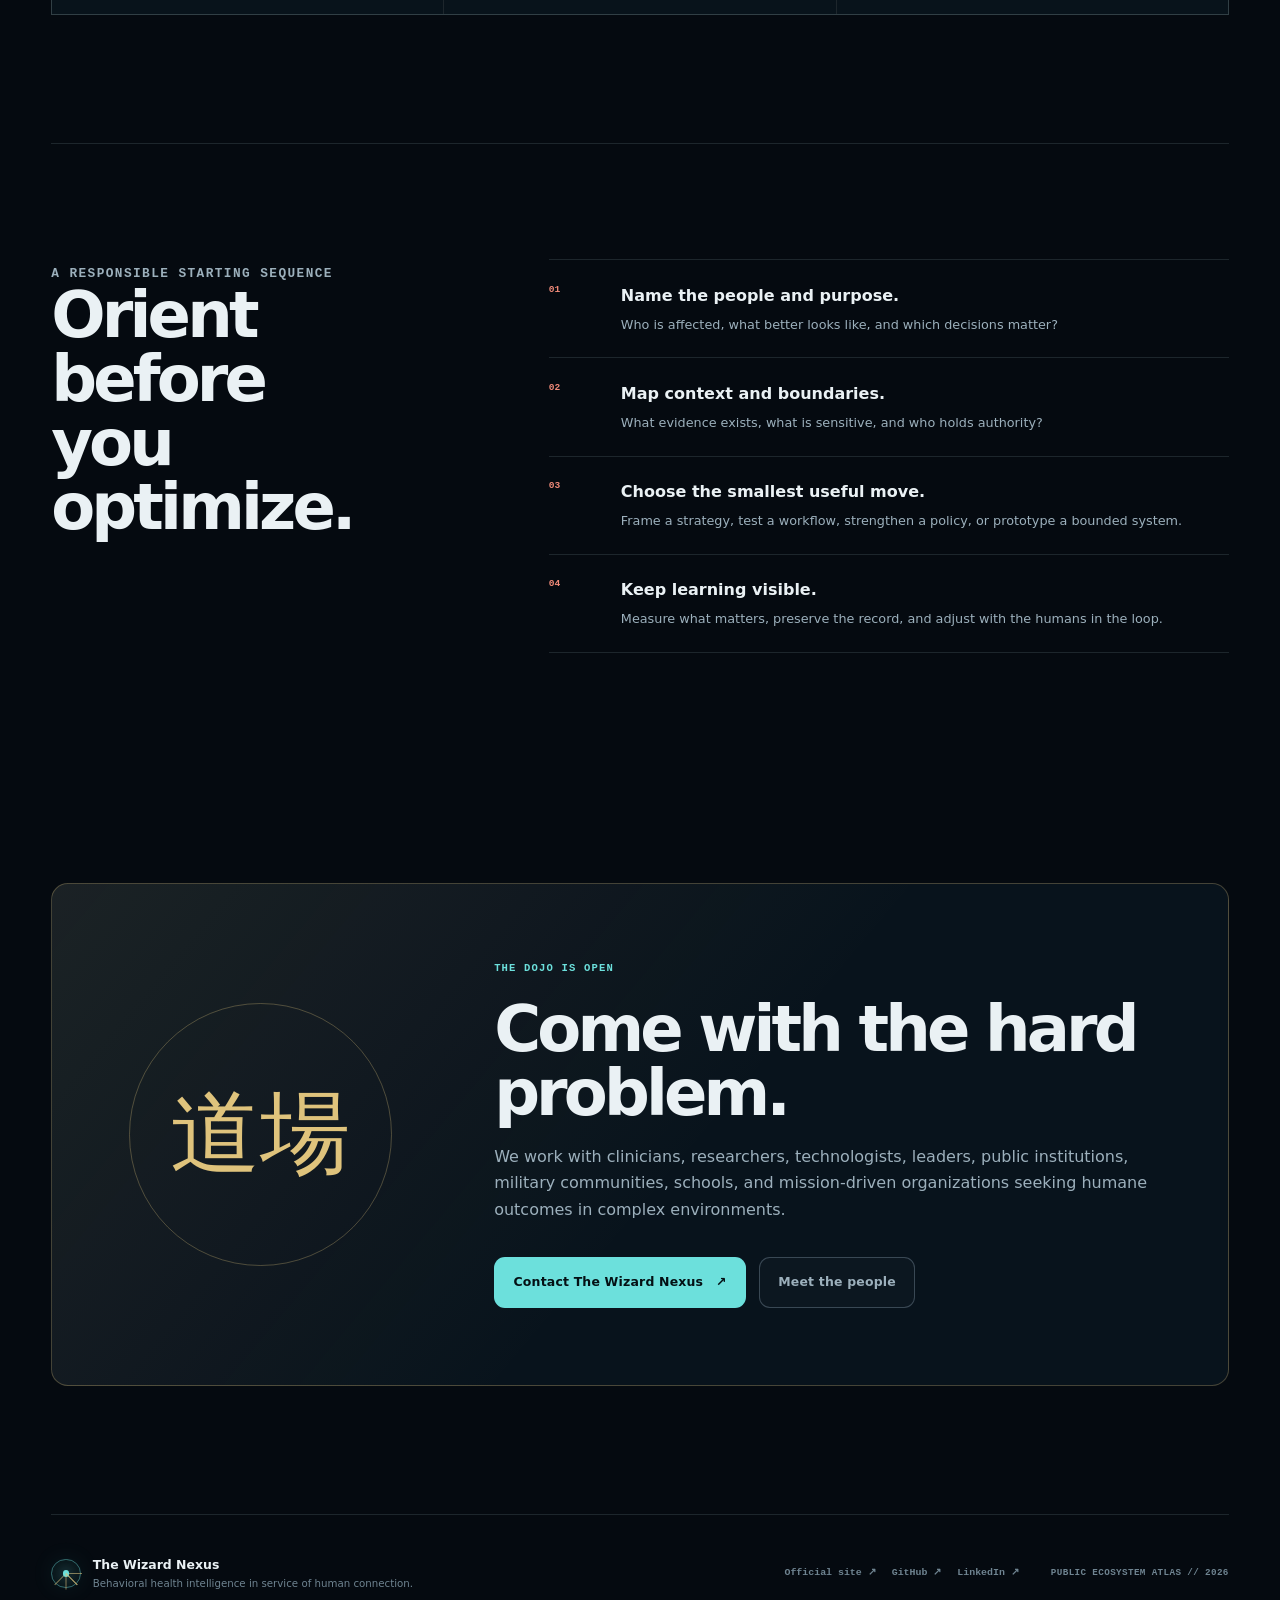
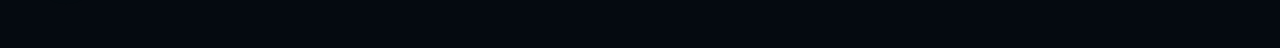
<file: work.html>
<!doctype html>
<html lang="en">
  <head>
    <meta charset="utf-8">
    <meta name="viewport" content="width=device-width, initial-scale=1">
    <meta name="theme-color" content="#071019">
    <meta name="description" content="Work with The Wizard Nexus on behavioral-health strategy, program and policy design, private AI, PreCrisis implementation, and mission-aligned systems.">
    <meta property="og:type" content="website">
    <meta property="og:title" content="Work with TWiN — The Wizard Nexus">
    <meta property="og:description" content="Bring a complex mission. Start with the people, context, evidence, and decisions that matter.">
    <meta property="og:url" content="https://thewizardnexus.github.io/TheWizardNexus/work.html">
    <meta property="og:image" content="https://thewizardnexus.github.io/TheWizardNexus/assets/twin-ecosystem-og.png">
    <meta property="og:image:alt" content="The Wizard Nexus public ecosystem: human-centered systems, mapped relationships, and accountable human judgment.">
    <meta name="twitter:card" content="summary_large_image">
    <meta name="twitter:title" content="Work with TWiN — The Wizard Nexus">
    <meta name="twitter:description" content="Bring a complex mission. Start with the people, context, evidence, and decisions that matter.">
    <meta name="twitter:image" content="https://thewizardnexus.github.io/TheWizardNexus/assets/twin-ecosystem-og.png">
    <meta name="twitter:image:alt" content="The Wizard Nexus public ecosystem: human-centered systems, mapped relationships, and accountable human judgment.">
    <link rel="icon" href="assets/favicon.svg" type="image/svg+xml">
    <link rel="canonical" href="https://thewizardnexus.github.io/TheWizardNexus/work.html">
    <link rel="stylesheet" href="styles.css">
    <script src="app.js?v=2026-11-19" defer></script>
    <title>Work with TWiN — The Wizard Nexus</title>
  </head>
  <body data-page="work">
    <a class="skip-link" href="#main">Skip to working with TWiN</a>
    <header class="site-header">
      <a class="brand" href="index.html" aria-label="The Wizard Nexus home"><span class="brand-sigil" aria-hidden="true"><i></i><i></i><i></i><i></i></span><span class="brand-copy"><b>The Wizard Nexus</b><small>TWiN // Public nexus</small></span></a>
      <button class="menu-button" type="button" aria-expanded="false" aria-controls="primary-navigation">Menu</button>
      <nav id="primary-navigation" aria-label="Primary navigation"><a href="ecosystem.html">Ecosystem</a><a href="practice.html">Practice</a><a href="trust.html">Trust</a><a href="people.html">People</a><a href="code.html">Code</a><a href="signal.html">Signal</a><a class="nav-cta" href="work.html">Work with us <span aria-hidden="true">↗</span></a></nav>
    </header>

    <main id="main">
      <header class="page-hero work-hero">
        <div><p class="eyebrow"><span class="page-code">07</span> Work with The Wizard Nexus</p><h1>Bring a complex<br><span>human mission.</span></h1></div>
        <div class="page-hero-aside"><p>Start with the people, the environment, the evidence you have, and the decisions that need to become clearer. TWiN can help frame the work and build a responsible path forward.</p><div class="button-row"><a class="button button-primary" href="https://www.thewizardnexus.com/#contact">Start a conversation <span aria-hidden="true">↗</span></a><a class="button button-secondary" href="https://www.thewizardnexus.com/services">Official services <span aria-hidden="true">↗</span></a></div></div>
      </header>

      <section class="work-paths" aria-labelledby="work-paths-title">
        <div class="section-heading"><div><p class="eyebrow">Ways to engage</p><h2 id="work-paths-title">Meet the mission<br>where it is.</h2></div><p>The first useful step may be a strategy question, a program, a policy, a private system, or a connection between them.</p></div>
        <div class="work-grid">
          <article><span>01 // STRATEGY</span><h3>Behavioral-health intelligence</h3><p>Clarify goals, signals, human decision points, readiness needs, and proportionate support pathways.</p></article>
          <article><span>02 // PROGRAMS</span><h3>Development &amp; evaluation</h3><p>Design mission-fit initiatives, implementation materials, measures, and learning loops.</p></article>
          <article><span>03 // POLICY</span><h3>Policy &amp; procedure engineering</h3><p>Turn principles and requirements into usable, culture-aware decision and response frameworks.</p></article>
          <article><span>04 // PRECRISIS</span><h3>Adapted implementations</h3><p>Shape a PreCrisis experience around a defined community, language, workflow, and governance model.</p></article>
          <article><span>05 // PRIVATE AI</span><h3>Sensitive-environment systems</h3><p>Design local or private-cloud AI with explicit data, access, audit, and human-authority boundaries.</p></article>
          <article><span>06 // RESILIENCE</span><h3>Human-centered cyber work</h3><p>Bring behavioral-health awareness to team resilience, human risk, organizational security, and response.</p></article>
        </div>
      </section>

      <section class="engagement-section" aria-labelledby="engagement-title">
        <div><p class="eyebrow">A responsible starting sequence</p><h2 id="engagement-title">Orient before<br>you optimize.</h2></div>
        <ol>
          <li><span>01</span><div><strong>Name the people and purpose.</strong><p>Who is affected, what better looks like, and which decisions matter?</p></div></li>
          <li><span>02</span><div><strong>Map context and boundaries.</strong><p>What evidence exists, what is sensitive, and who holds authority?</p></div></li>
          <li><span>03</span><div><strong>Choose the smallest useful move.</strong><p>Frame a strategy, test a workflow, strengthen a policy, or prototype a bounded system.</p></div></li>
          <li><span>04</span><div><strong>Keep learning visible.</strong><p>Measure what matters, preserve the record, and adjust with the humans in the loop.</p></div></li>
        </ol>
      </section>

      <section class="dojo-callout" aria-labelledby="dojo-title"><div class="dojo-mark" aria-hidden="true">道場</div><div><p class="eyebrow">The dojo is open</p><h2 id="dojo-title">Come with the hard problem.</h2><p>We work with clinicians, researchers, technologists, leaders, public institutions, military communities, schools, and mission-driven organizations seeking humane outcomes in complex environments.</p><div class="button-row"><a class="button button-primary" href="https://www.thewizardnexus.com/#contact">Contact The Wizard Nexus <span aria-hidden="true">↗</span></a><a class="button button-secondary" href="people.html">Meet the people</a></div></div></section>
    </main>
    <footer class="site-footer"><div class="footer-brand"><span class="brand-sigil small" aria-hidden="true"><i></i><i></i><i></i><i></i></span><p><strong>The Wizard Nexus</strong><span>Behavioral health intelligence in service of human connection.</span></p></div><nav aria-label="Footer navigation"><a href="https://www.thewizardnexus.com/">Official site ↗</a><a href="https://github.com/TheWizardNexus">GitHub ↗</a><a href="https://www.linkedin.com/company/the-wizard-nexus/">LinkedIn ↗</a></nav><p class="footer-note">Public ecosystem atlas // <span data-current-year>2026</span></p></footer>
  </body>
</html>
</file>
<file: styles.css>
:root {
  color-scheme: dark;
  --void: #050a10;
  --deep: #071019;
  --panel: #0b1824;
  --panel-strong: #102233;
  --paper: #f2f6f7;
  --ink: #eaf1f4;
  --muted: #9cb0bc;
  --quiet: #6f8491;
  --line: rgba(177, 208, 220, 0.14);
  --line-strong: rgba(177, 208, 220, 0.27);
  --teal: #6ce0dc;
  --cyan: #65bfe7;
  --indigo: #8f91ff;
  --brass: #dfc37c;
  --coral: #ee8978;
  --green: #7ed7a6;
  --shell: min(92vw, 84rem);
  --reading: min(88vw, 70rem);
  --radius: 1.05rem;
  --mono: "SFMono-Regular", Consolas, "Liberation Mono", monospace;
  --sans: Inter, ui-sans-serif, system-ui, -apple-system, BlinkMacSystemFont, "Segoe UI", sans-serif;
  --shadow: 0 1.5rem 5rem rgba(0, 0, 0, 0.32);
}

* { box-sizing: border-box; }
html { scroll-behavior: smooth; }
body {
  min-width: 20rem;
  margin: 0;
  overflow-x: hidden;
  background:
    radial-gradient(circle at 75% 10%, rgba(68, 86, 162, 0.12), transparent 25rem),
    radial-gradient(circle at 12% 33%, rgba(50, 151, 155, 0.08), transparent 27rem),
    var(--void);
  color: var(--ink);
  font-family: var(--sans);
  font-size: 1rem;
  line-height: 1.65;
  text-rendering: optimizeLegibility;
}
body::before {
  position: fixed;
  inset: 0;
  z-index: -2;
  opacity: 0.42;
  background-image:
    linear-gradient(rgba(130, 173, 190, 0.025) 1px, transparent 1px),
    linear-gradient(90deg, rgba(130, 173, 190, 0.025) 1px, transparent 1px);
  background-size: 4rem 4rem;
  content: "";
  mask-image: linear-gradient(to bottom, black, transparent 85%);
}
a { color: inherit; text-decoration: none; }
img { display: block; max-width: 100%; }
button, input, select { font: inherit; }
button, a { -webkit-tap-highlight-color: transparent; }
::selection { background: rgba(108, 224, 220, 0.24); color: white; }
:focus-visible { outline: 2px solid var(--teal); outline-offset: 4px; }

.skip-link {
  position: fixed;
  top: 0.75rem;
  left: 0.75rem;
  z-index: 100;
  padding: 0.65rem 0.9rem;
  border-radius: 0.45rem;
  background: var(--paper);
  color: var(--deep);
  font-weight: 800;
  transform: translateY(-180%);
}
.skip-link:focus { transform: translateY(0); }

.site-header {
  position: sticky;
  top: 0;
  z-index: 50;
  display: flex;
  width: var(--shell);
  min-height: 5.25rem;
  margin: 0 auto;
  align-items: center;
  justify-content: space-between;
  gap: 1rem;
  border-bottom: 1px solid var(--line);
  background: rgba(5, 10, 16, 0.82);
  backdrop-filter: blur(18px);
}
.site-header::before {
  position: absolute;
  right: 100%;
  left: calc((100vw - 100%) / -2);
  bottom: -1px;
  height: 1px;
  background: var(--line);
  content: "";
}
.site-header::after {
  position: absolute;
  right: calc((100vw - 100%) / -2);
  left: 100%;
  bottom: -1px;
  height: 1px;
  background: var(--line);
  content: "";
}
.brand { display: inline-flex; min-width: max-content; align-items: center; gap: 0.8rem; }
.brand-copy { display: grid; }
.brand-copy b { font-size: 0.92rem; letter-spacing: -0.015em; }
.brand-copy small { color: var(--quiet); font: 650 0.57rem/1.5 var(--mono); letter-spacing: 0.08em; text-transform: uppercase; }
.brand-sigil {
  position: relative;
  display: block;
  width: 2.15rem;
  aspect-ratio: 1;
  border: 1px solid rgba(108, 224, 220, 0.45);
  border-radius: 50%;
  box-shadow: inset 0 0 1.4rem rgba(108, 224, 220, 0.08), 0 0 1.5rem rgba(108, 224, 220, 0.08);
}
.brand-sigil::before,
.brand-sigil::after,
.brand-sigil i::before {
  position: absolute;
  top: 50%;
  left: 50%;
  width: 57%;
  height: 1px;
  background: rgba(223, 195, 124, 0.58);
  content: "";
  transform-origin: left;
}
.brand-sigil::before { transform: rotate(0deg); }
.brand-sigil::after { transform: rotate(90deg); }
.brand-sigil i::before { transform: rotate(45deg); }
.brand-sigil i:nth-child(2)::before { transform: rotate(135deg); }
.brand-sigil i:nth-child(3) {
  position: absolute;
  inset: 38%;
  border-radius: 50%;
  background: var(--teal);
  box-shadow: 0 0 0.8rem var(--teal);
}
.brand-sigil.small { width: 1.85rem; }

#primary-navigation { display: flex; align-items: center; gap: clamp(0.2rem, 1vw, 1rem); }
#primary-navigation a {
  position: relative;
  padding: 0.55rem 0.46rem;
  color: var(--muted);
  font-size: 0.76rem;
  font-weight: 700;
  letter-spacing: 0.02em;
}
#primary-navigation a:hover,
#primary-navigation a[aria-current="page"] { color: var(--ink); }
#primary-navigation a[aria-current="page"]::after {
  position: absolute;
  right: 0.45rem;
  bottom: 0.2rem;
  left: 0.45rem;
  height: 1px;
  background: var(--teal);
  content: "";
}
#primary-navigation .nav-cta {
  margin-left: 0.3rem;
  padding: 0.68rem 0.85rem;
  border: 1px solid rgba(108, 224, 220, 0.34);
  border-radius: 999px;
  color: var(--ink);
  background: rgba(108, 224, 220, 0.07);
}
#primary-navigation .nav-cta:hover { border-color: var(--teal); background: rgba(108, 224, 220, 0.13); }
#primary-navigation .nav-cta::after { display: none; }
.menu-button {
  display: none;
  min-height: 2.6rem;
  padding: 0.55rem 0.8rem;
  border: 1px solid var(--line-strong);
  border-radius: 999px;
  background: transparent;
  color: var(--ink);
  font: 750 0.7rem/1 var(--mono);
  letter-spacing: 0.05em;
  text-transform: uppercase;
}

main { min-height: 70vh; }
.home-hero {
  position: relative;
  display: grid;
  width: var(--shell);
  min-height: min(49rem, calc(100vh - 5.25rem));
  margin: 0 auto;
  padding: clamp(4.5rem, 9vw, 8rem) 0 clamp(3.8rem, 7vw, 6rem);
  align-items: center;
  grid-template-columns: minmax(0, 1.02fr) minmax(24rem, 0.98fr);
  gap: clamp(3rem, 7vw, 7rem);
}
.home-hero::before {
  position: absolute;
  top: 16%;
  left: -6%;
  width: 13rem;
  height: 1px;
  background: linear-gradient(90deg, transparent, rgba(108, 224, 220, 0.28));
  content: "";
}
.home-hero::after {
  position: absolute;
  top: 16%;
  left: 7%;
  width: 0.35rem;
  aspect-ratio: 1;
  border-radius: 50%;
  background: var(--teal);
  box-shadow: 0 0 1rem var(--teal);
  content: "";
}
.eyebrow {
  margin: 0 0 1.25rem;
  color: var(--teal);
  font: 700 0.66rem/1.5 var(--mono);
  letter-spacing: 0.11em;
  text-transform: uppercase;
}
.live-dot {
  display: inline-block;
  width: 0.45rem;
  aspect-ratio: 1;
  margin-right: 0.42rem;
  border-radius: 50%;
  background: var(--green);
  box-shadow: 0 0 0.9rem var(--green);
  animation: pulse 2.4s ease-in-out infinite;
}
h1, h2, h3, p { overflow-wrap: anywhere; }
h1, h2, h3 { margin-top: 0; color: var(--ink); line-height: 1; }
h1 {
  max-width: 10ch;
  margin-bottom: 1.7rem;
  font-size: clamp(3.5rem, 7vw, 7rem);
  letter-spacing: -0.075em;
}
h1 span, h2 span { color: transparent; -webkit-text-stroke: 1px rgba(234, 241, 244, 0.68); }
.hero-lede { max-width: 43rem; margin: 0; color: var(--muted); font-size: clamp(1.04rem, 1.5vw, 1.25rem); line-height: 1.75; }
.button-row { display: flex; margin-top: 2.1rem; flex-wrap: wrap; gap: 0.8rem; }
.button {
  display: inline-flex;
  min-height: 3.2rem;
  padding: 0.8rem 1.15rem;
  align-items: center;
  justify-content: center;
  gap: 0.8rem;
  border: 1px solid var(--line-strong);
  border-radius: 0.68rem;
  font-size: 0.78rem;
  font-weight: 800;
  letter-spacing: 0.015em;
  transition: transform 160ms ease, border-color 160ms ease, background 160ms ease;
}
.button:hover { transform: translateY(-2px); }
.button-primary { border-color: rgba(108, 224, 220, 0.44); background: var(--teal); color: #041014; }
.button-primary:hover { background: #8cece8; }
.button-secondary { color: var(--muted); background: rgba(255, 255, 255, 0.02); }
.button-secondary:hover { border-color: var(--muted); color: var(--ink); }
.proof-line { display: flex; margin: 1.55rem 0 0; align-items: center; flex-wrap: wrap; gap: 0.55rem; color: var(--quiet); font: 650 0.64rem/1.6 var(--mono); letter-spacing: 0.025em; }
.proof-line i { display: inline-block; width: 0.22rem; aspect-ratio: 1; border-radius: 50%; background: var(--brass); }

.nexus-console {
  position: relative;
  padding: 0.9rem;
  overflow: hidden;
  border: 1px solid var(--line-strong);
  border-radius: var(--radius);
  background: linear-gradient(145deg, rgba(15, 33, 48, 0.82), rgba(6, 14, 22, 0.96));
  box-shadow: var(--shadow), inset 0 0 5rem rgba(83, 121, 178, 0.05);
}
.nexus-console::before {
  position: absolute;
  inset: 0;
  opacity: 0.6;
  background-image: radial-gradient(circle, rgba(205, 228, 233, 0.25) 0.55px, transparent 0.75px);
  background-size: 1.3rem 1.3rem;
  content: "";
  mask-image: radial-gradient(circle at center, black, transparent 73%);
}
.console-topline,
.console-readout { position: relative; z-index: 2; display: flex; color: var(--quiet); font: 650 0.56rem/1.5 var(--mono); letter-spacing: 0.07em; text-transform: uppercase; }
.console-topline { padding: 0.25rem 0.2rem 0.8rem; justify-content: space-between; border-bottom: 1px solid var(--line); }
.console-status { color: var(--green); }
.nexus-field { position: relative; min-height: 27rem; }
.orbit { position: absolute; top: 50%; left: 50%; border: 1px solid rgba(108, 224, 220, 0.19); border-radius: 50%; transform: translate(-50%, -50%); }
.orbit::before,
.orbit::after { position: absolute; width: 0.45rem; aspect-ratio: 1; border-radius: 50%; background: var(--teal); box-shadow: 0 0 1rem var(--teal); content: ""; }
.orbit-outer { width: 76%; aspect-ratio: 1; animation: rotate 42s linear infinite; }
.orbit-outer::before { top: 13%; right: 13%; }
.orbit-outer::after { bottom: 9%; left: 18%; background: var(--brass); box-shadow: 0 0 1rem var(--brass); }
.orbit-inner { width: 47%; aspect-ratio: 1; border-style: dashed; border-color: rgba(143, 145, 255, 0.27); animation: rotate-reverse 25s linear infinite; }
.orbit-inner::before { top: -0.22rem; left: 50%; background: var(--indigo); box-shadow: 0 0 1rem var(--indigo); }
.orbit-inner::after { display: none; }
.nexus-core {
  position: absolute;
  top: 50%;
  left: 50%;
  display: grid;
  width: 9.2rem;
  aspect-ratio: 1;
  place-content: center;
  border: 1px solid rgba(108, 224, 220, 0.42);
  border-radius: 50%;
  background: rgba(5, 15, 24, 0.94);
  text-align: center;
  box-shadow: 0 0 4rem rgba(108, 224, 220, 0.12), inset 0 0 2rem rgba(108, 224, 220, 0.06);
  transform: translate(-50%, -50%);
}
.nexus-core small { color: var(--quiet); font: 650 0.5rem/1.4 var(--mono); letter-spacing: 0.08em; text-transform: uppercase; }
.nexus-core strong { font-size: 1.25rem; letter-spacing: 0.03em; }
.nexus-core span { color: var(--brass); font: 750 0.54rem/1.5 var(--mono); letter-spacing: 0.16em; }
.bearing {
  position: absolute;
  display: grid;
  min-width: 7.6rem;
  padding: 0.55rem 0.65rem;
  border-left: 1px solid var(--teal);
  background: linear-gradient(90deg, rgba(108, 224, 220, 0.07), transparent);
  color: var(--quiet);
  font: 650 0.52rem/1.35 var(--mono);
  letter-spacing: 0.06em;
}
.bearing b { color: var(--ink); font-size: 0.64rem; letter-spacing: 0; }
.bearing-a { top: 13%; left: 4%; }
.bearing-b { top: 20%; right: 1%; border-color: var(--indigo); }
.bearing-c { right: 4%; bottom: 14%; border-color: var(--brass); }
.bearing-d { bottom: 11%; left: 2%; border-color: var(--coral); }
.console-readout { display: grid; padding: 0.75rem 0.2rem 0.1rem; grid-template-columns: repeat(3, 1fr); gap: 0.5rem; border-top: 1px solid var(--line); }
.console-readout span { display: grid; }
.console-readout b { color: var(--ink); font-size: 0.72rem; }

.home-signal {
  display: grid;
  width: var(--shell);
  margin: 0 auto;
  overflow: hidden;
  grid-template-columns: repeat(4, minmax(0, 1fr));
  border: 1px solid var(--line-strong);
  border-radius: var(--radius);
  background: var(--line);
  box-shadow: var(--shadow);
}
.home-signal a { display: grid; min-height: 12.5rem; padding: clamp(1.3rem, 2.6vw, 2rem); align-content: space-between; background: rgba(8, 18, 27, 0.98); transition: background 160ms ease; }
.home-signal a:hover { background: var(--panel); }
.home-signal a > span { color: var(--quiet); font: 700 0.62rem/1.5 var(--mono); letter-spacing: 0.08em; text-transform: uppercase; }
.home-signal strong { align-self: center; font-size: clamp(2.2rem, 4vw, 4rem); line-height: 1; letter-spacing: -0.06em; }
.home-signal small { display: flex; align-items: center; justify-content: space-between; gap: 0.5rem; color: var(--muted); font-size: 0.7rem; line-height: 1.45; }
.home-signal small b { color: var(--teal); font-size: 0.95rem; }
.home-signal .signal-accent { background: rgba(25, 30, 51, 0.98); }
.freshness { width: var(--shell); margin: 0.8rem auto 0; color: var(--quiet); font: 650 0.59rem/1.5 var(--mono); letter-spacing: 0.035em; text-align: right; }
.freshness span { display: inline-block; width: 0.35rem; aspect-ratio: 1; margin-right: 0.35rem; border-radius: 50%; background: var(--green); box-shadow: 0 0 0.6rem var(--green); }

.route-section { width: var(--shell); margin: 0 auto; padding: clamp(6rem, 10vw, 10rem) 0; }
.section-heading { display: grid; align-items: end; grid-template-columns: minmax(0, 1.1fr) minmax(18rem, 0.75fr); gap: clamp(2rem, 8vw, 8rem); }
.section-heading h2,
.home-closing h2 { margin-bottom: 0; font-size: clamp(2.8rem, 5.5vw, 5.8rem); letter-spacing: -0.065em; }
.section-heading > p { margin: 0; color: var(--muted); font-size: 1.02rem; }
.route-grid { display: grid; margin-top: 3.5rem; grid-template-columns: repeat(3, minmax(0, 1fr)); gap: 1px; border: 1px solid var(--line-strong); border-radius: var(--radius); overflow: hidden; background: var(--line); }
.route-card {
  position: relative;
  display: grid;
  min-height: 19rem;
  padding: clamp(1.4rem, 3vw, 2.3rem);
  align-content: start;
  background: rgba(8, 18, 27, 0.98);
  transition: background 180ms ease, color 180ms ease;
}
.route-card::after {
  position: absolute;
  right: 1.4rem;
  bottom: 1.4rem;
  width: 2rem;
  height: 2rem;
  border-right: 1px solid var(--line-strong);
  border-bottom: 1px solid var(--line-strong);
  content: "";
}
.route-card:hover { background: var(--panel-strong); }
.route-card:hover::after { border-color: var(--teal); }
.route-wide { grid-column: span 2; }
.route-number { color: var(--teal); font: 700 0.58rem/1.4 var(--mono); letter-spacing: 0.1em; }
.route-card strong { max-width: 18ch; margin-top: 2rem; font-size: clamp(1.35rem, 2.3vw, 2rem); line-height: 1.15; letter-spacing: -0.035em; }
.route-wide strong { max-width: 24ch; font-size: clamp(1.7rem, 3vw, 2.8rem); }
.route-card p { max-width: 45ch; margin: 1rem 0 0; color: var(--muted); font-size: 0.88rem; line-height: 1.65; }
.route-card i { align-self: end; margin-top: 2rem; color: var(--quiet); font: normal 700 0.64rem/1.5 var(--mono); }
.route-accent { background: linear-gradient(150deg, rgba(30, 37, 68, 0.98), rgba(8, 18, 27, 0.98)); }
.route-accent .route-number { color: var(--brass); }

.home-closing {
  display: grid;
  width: var(--shell);
  margin: 0 auto clamp(6rem, 10vw, 10rem);
  padding: clamp(3rem, 6vw, 5rem);
  align-items: end;
  grid-template-columns: minmax(0, 1.25fr) minmax(16rem, 0.75fr);
  gap: clamp(2rem, 8vw, 8rem);
  border: 1px solid var(--line-strong);
  border-radius: var(--radius);
  background:
    linear-gradient(120deg, rgba(108, 224, 220, 0.075), transparent 45%),
    rgba(9, 21, 32, 0.88);
}
.home-closing > div:last-child p { margin: 0 0 1.4rem; color: var(--muted); }
.text-link { display: inline-flex; gap: 0.75rem; border-bottom: 1px solid rgba(108, 224, 220, 0.35); color: var(--ink); font-size: 0.82rem; font-weight: 800; }
.text-link:hover { border-color: var(--teal); color: var(--teal); }

.site-footer {
  display: grid;
  width: var(--shell);
  margin: 0 auto;
  padding: 2.5rem 0 3.5rem;
  align-items: center;
  grid-template-columns: 1.2fr auto auto;
  gap: 2rem;
  border-top: 1px solid var(--line);
  color: var(--quiet);
}
.footer-brand { display: flex; align-items: center; gap: 0.75rem; }
.footer-brand p { display: grid; margin: 0; }
.footer-brand strong { color: var(--ink); font-size: 0.78rem; }
.footer-brand span { font-size: 0.64rem; }
.site-footer nav { display: flex; flex-wrap: wrap; gap: 1rem; font: 650 0.62rem/1.5 var(--mono); }
.site-footer nav a:hover { color: var(--teal); }
.footer-note { margin: 0; font: 650 0.58rem/1.5 var(--mono); letter-spacing: 0.04em; text-transform: uppercase; }

/* Focused page shells */
.page-hero {
  position: relative;
  display: grid;
  width: var(--shell);
  min-height: 34rem;
  margin: 0 auto;
  padding: clamp(5rem, 10vw, 9rem) 0 clamp(4rem, 8vw, 7rem);
  align-items: end;
  grid-template-columns: minmax(0, 1.2fr) minmax(20rem, 0.68fr);
  gap: clamp(3rem, 9vw, 9rem);
  border-bottom: 1px solid var(--line);
}
.page-hero::before {
  position: absolute;
  top: 15%;
  left: 0;
  width: 8rem;
  height: 8rem;
  opacity: 0.32;
  border: 1px solid var(--teal);
  border-radius: 50%;
  content: "";
  box-shadow: 0 0 5rem rgba(108, 224, 220, 0.08);
}
.page-hero::after {
  position: absolute;
  top: 15%;
  left: 4rem;
  width: 1px;
  height: 8rem;
  background: linear-gradient(var(--teal), transparent);
  content: "";
  transform: rotate(42deg);
  transform-origin: top;
}
.page-hero h1 { max-width: 11ch; margin-bottom: 0; font-size: clamp(3.6rem, 7.3vw, 7.4rem); }
.page-hero .eyebrow { position: relative; z-index: 1; }
.page-code { display: inline-grid; width: 1.9rem; aspect-ratio: 1; margin-right: 0.45rem; place-content: center; border: 1px solid rgba(108, 224, 220, 0.35); border-radius: 50%; color: var(--ink); font-size: 0.52rem; }
.page-hero-aside { padding-bottom: 0.6rem; }
.page-hero-aside > p { margin: 0 0 1.6rem; color: var(--muted); font-size: clamp(1rem, 1.5vw, 1.18rem); line-height: 1.75; }
.page-hero-aside .button-row { margin-top: 1.5rem; }
.trust-hero::before { border-color: var(--brass); }
.trust-hero::after { background: linear-gradient(var(--brass), transparent); }
.people-hero::before { border-color: var(--indigo); }
.people-hero::after { background: linear-gradient(var(--indigo), transparent); }
.code-hero::before { border-style: dashed; border-color: var(--green); }
.code-hero::after { background: linear-gradient(var(--green), transparent); }
.signal-hero::before { border-style: dashed; border-color: var(--cyan); }
.work-hero::before { border-color: var(--coral); }
.work-hero::after { background: linear-gradient(var(--coral), transparent); }

.page-metrics {
  display: grid;
  width: var(--shell);
  margin: -1px auto 0;
  grid-template-columns: repeat(4, minmax(0, 1fr));
  border: 1px solid var(--line);
  border-top: 0;
  background: var(--line);
}
.page-metrics p { display: grid; min-height: 9.5rem; margin: 0; padding: 1.5rem; align-content: space-between; background: rgba(8, 18, 27, 0.96); }
.page-metrics span { color: var(--quiet); font: 700 0.58rem/1.5 var(--mono); letter-spacing: 0.08em; text-transform: uppercase; }
.page-metrics strong { font-size: clamp(2.2rem, 4vw, 3.8rem); line-height: 1; letter-spacing: -0.06em; }
.page-metrics .metric-date { font-size: clamp(1.5rem, 3vw, 2.5rem); }

.directory-section,
.practice-section,
.people-section,
.principles-section,
.work-paths { width: var(--shell); margin: 0 auto; padding: clamp(6rem, 10vw, 10rem) 0; }
.directory-heading { align-items: start; }
.directory-tools { display: grid; margin-top: 3rem; grid-template-columns: minmax(16rem, 0.6fr) minmax(0, 1.4fr); gap: 1rem; }
.search-field,
.select-field { display: grid; gap: 0.45rem; }
.search-field > span,
.select-field > span { color: var(--quiet); font: 700 0.58rem/1.5 var(--mono); letter-spacing: 0.07em; text-transform: uppercase; }
.search-field input,
.select-field select {
  width: 100%;
  min-height: 3.25rem;
  padding: 0.75rem 0.9rem;
  border: 1px solid var(--line-strong);
  border-radius: 0.58rem;
  background: rgba(8, 18, 27, 0.82);
  color: var(--ink);
  outline: none;
}
.search-field input:focus,
.select-field select:focus { border-color: var(--teal); box-shadow: 0 0 0 3px rgba(108, 224, 220, 0.08); }
.search-field input::placeholder { color: var(--quiet); }
.filter-pills { display: flex; align-items: end; flex-wrap: wrap; gap: 0.5rem; }
.filter-pills button {
  min-height: 3.25rem;
  padding: 0.7rem 0.9rem;
  border: 1px solid var(--line-strong);
  border-radius: 999px;
  background: rgba(8, 18, 27, 0.72);
  color: var(--muted);
  font-size: 0.7rem;
  font-weight: 750;
  cursor: pointer;
}
.filter-pills button:hover { border-color: var(--muted); color: var(--ink); }
.filter-pills button[aria-pressed="true"] { border-color: rgba(108, 224, 220, 0.45); background: rgba(108, 224, 220, 0.12); color: var(--teal); }
.result-count { margin: 1rem 0 1.5rem; color: var(--quiet); font: 650 0.62rem/1.5 var(--mono); }
.project-grid { display: grid; grid-template-columns: repeat(3, minmax(0, 1fr)); gap: 1rem; }
.project-card { min-width: 0; overflow: hidden; border: 1px solid var(--line); border-radius: 0.85rem; background: rgba(9, 20, 30, 0.9); box-shadow: 0 1.2rem 3rem rgba(0, 0, 0, 0.17); }
.project-media { position: relative; display: block; aspect-ratio: 16 / 9; overflow: hidden; border-bottom: 1px solid var(--line); background: var(--panel-strong); }
.project-media::after { position: absolute; inset: 0; background: linear-gradient(to top, rgba(5, 10, 16, 0.72), transparent 48%); content: ""; }
.project-media img { width: 100%; height: 100%; object-fit: cover; transition: transform 300ms ease, opacity 160ms ease; }
.project-card:hover .project-media img { transform: scale(1.025); }
.project-media.image-error img { opacity: 0; }
.image-fallback { position: absolute; inset: 0; display: grid; place-content: center; color: var(--muted); font-size: 1.2rem; font-weight: 800; }
.stage-badge { position: absolute; right: 0.75rem; bottom: 0.75rem; z-index: 2; padding: 0.35rem 0.48rem; border: 1px solid var(--line-strong); border-radius: 0.35rem; background: rgba(5, 12, 19, 0.9); color: var(--ink); font: 700 0.6rem/1.4 var(--mono); letter-spacing: 0.035em; }
.project-body { padding: 1.35rem; }
.card-kicker { display: flex; min-height: 1.35rem; margin-bottom: 0.8rem; justify-content: space-between; gap: 0.6rem; color: var(--quiet); font: 650 0.62rem/1.4 var(--mono); letter-spacing: 0.045em; text-transform: uppercase; }
.project-body h3,
.repo-card h3 { margin-bottom: 0.7rem; font-size: 1.45rem; line-height: 1.1; letter-spacing: -0.035em; }
.project-body p,
.repo-card > p { min-height: 6.4rem; margin: 0; color: var(--muted); font-size: 0.82rem; line-height: 1.65; }
.project-body .project-boundaries { display: flex; min-height: 0; margin-top: 1rem; flex-wrap: wrap; gap: 0.4rem; }
.project-boundaries span { padding: 0.26rem 0.42rem; border: 1px solid var(--line); border-radius: 999px; color: var(--quiet); font: 650 0.6rem/1.4 var(--mono); }
.card-links,
.repo-links,
.person-links { display: flex; margin-top: 1.2rem; flex-wrap: wrap; gap: 0.8rem; font: 700 0.62rem/1.5 var(--mono); }
.card-links a,
.repo-links a,
.person-links a { border-bottom: 1px solid var(--line-strong); }
.card-links a:hover,
.repo-links a:hover,
.person-links a:hover { border-color: var(--teal); color: var(--teal); }
.card-links .secondary { color: var(--quiet); }
.no-script-directory { display: grid; padding: 2rem; gap: 1rem; border: 1px solid var(--line); border-radius: 0.8rem; background: var(--panel); }
.no-script-directory a { color: var(--teal); }

.launch-section {
  display: grid;
  width: var(--shell);
  margin: 0 auto clamp(6rem, 10vw, 10rem);
  padding: clamp(2rem, 5vw, 4rem);
  grid-template-columns: minmax(0, 0.8fr) minmax(0, 1.2fr);
  gap: clamp(2rem, 8vw, 7rem);
  border: 1px solid var(--line-strong);
  border-radius: var(--radius);
  background: linear-gradient(140deg, rgba(143, 145, 255, 0.07), rgba(9, 20, 30, 0.88));
}
.launch-section h2,
.method-intro h2,
.boundary-heading h2,
.claim-section h2,
.origin-section h2,
.npm-intro h2,
.source-notes h2,
.engagement-section h2,
.dojo-callout h2 { margin-bottom: 1.2rem; font-size: clamp(2.5rem, 5vw, 5.2rem); letter-spacing: -0.06em; }
.launch-section > div:first-child > p:last-child,
.method-intro > p:last-child,
.boundary-heading > p:last-child { color: var(--muted); }
.launch-list { display: grid; gap: 1px; background: var(--line); border: 1px solid var(--line); }
.launch-item { display: grid; padding: 1.3rem; grid-template-columns: minmax(8rem, 0.55fr) 1fr; gap: 1rem; background: var(--panel); }
.launch-item strong { color: var(--brass); font-size: 0.85rem; }
.launch-item span { color: var(--muted); font-size: 0.78rem; }
.launch-item > div { display: grid; align-content: start; gap: 0.45rem; }
.launch-item small { color: var(--quiet); font: 700 0.58rem/1.4 var(--mono); letter-spacing: 0.06em; text-transform: uppercase; }
.launch-item a { width: max-content; border-bottom: 1px solid rgba(108, 224, 220, 0.35); color: var(--teal); font: 700 0.6rem/1.5 var(--mono); }

.page-next,
.source-boundary {
  display: grid;
  width: var(--shell);
  margin: 0 auto clamp(6rem, 10vw, 10rem);
  padding: clamp(2.6rem, 6vw, 5rem);
  align-items: end;
  grid-template-columns: minmax(0, 1.15fr) minmax(16rem, 0.75fr);
  gap: clamp(2rem, 8vw, 8rem);
  border: 1px solid var(--line-strong);
  border-radius: var(--radius);
  background: linear-gradient(130deg, rgba(108, 224, 220, 0.06), transparent 55%), rgba(8, 18, 27, 0.86);
}
.page-next h2,
.source-boundary h2 { margin-bottom: 0; font-size: clamp(2.6rem, 5vw, 5.2rem); letter-spacing: -0.06em; }
.page-next > div:last-child > p,
.source-boundary > div:last-child > p { margin: 0 0 1.5rem; color: var(--muted); }

/* Practice */
.method-section {
  display: grid;
  width: var(--shell);
  margin: 0 auto;
  padding: clamp(6rem, 10vw, 10rem) 0;
  grid-template-columns: minmax(18rem, 0.7fr) minmax(0, 1.3fr);
  gap: clamp(3rem, 9vw, 9rem);
}
.method-flow { display: grid; margin: 0; padding: 0; list-style: none; border-top: 1px solid var(--line-strong); }
.method-flow li { display: grid; padding: 1.7rem 0; grid-template-columns: 4.5rem 1fr; gap: 1rem; border-bottom: 1px solid var(--line); }
.method-flow li > span { color: var(--teal); font: 700 0.66rem/1.6 var(--mono); }
.method-flow strong { font-size: 1.35rem; }
.method-flow p { margin: 0.35rem 0 0; color: var(--muted); font-size: 0.85rem; }
.practice-grid,
.work-grid { display: grid; margin-top: 3.5rem; grid-template-columns: repeat(3, minmax(0, 1fr)); gap: 1px; border: 1px solid var(--line); background: var(--line); }
.practice-grid article,
.work-grid article { min-height: 16rem; padding: 1.7rem; background: rgba(8, 18, 27, 0.95); }
.practice-grid article > span,
.work-grid article > span { color: var(--brass); font: 700 0.58rem/1.5 var(--mono); letter-spacing: 0.08em; }
.practice-grid h3,
.work-grid h3 { margin: 2.2rem 0 0.8rem; font-size: 1.3rem; line-height: 1.15; }
.practice-grid p,
.work-grid p { margin: 0; color: var(--muted); font-size: 0.82rem; }
.audience-band,
.mission-band {
  display: grid;
  width: var(--shell);
  margin: 0 auto clamp(6rem, 10vw, 10rem);
  padding: clamp(2.8rem, 6vw, 5rem);
  grid-template-columns: minmax(0, 0.9fr) minmax(0, 1.1fr);
  gap: clamp(2rem, 8vw, 7rem);
  border: 1px solid var(--line-strong);
  border-radius: var(--radius);
  background: rgba(9, 20, 30, 0.82);
}
.audience-band h2,
.mission-band h2 { margin-bottom: 0; font-size: clamp(2.6rem, 5vw, 5rem); letter-spacing: -0.06em; }
.audience-band ul { display: grid; margin: 0; padding: 0; grid-template-columns: repeat(2, 1fr); gap: 1px; list-style: none; background: var(--line); border: 1px solid var(--line); }
.audience-band li { padding: 1rem; background: var(--panel); color: var(--muted); font-size: 0.78rem; }

/* Trust */
.principle-grid { display: grid; margin-top: 3.5rem; grid-template-columns: repeat(4, minmax(0, 1fr)); gap: 1px; border: 1px solid var(--line); background: var(--line); }
.principle-grid article { min-height: 20rem; padding: 1.6rem; background: rgba(8, 18, 27, 0.95); }
.principle-grid b { color: var(--brass); font: 700 0.62rem/1.5 var(--mono); }
.principle-grid h3 { margin: 4rem 0 0.8rem; font-size: 1.25rem; line-height: 1.15; }
.principle-grid p { margin: 0; color: var(--muted); font-size: 0.82rem; }
.boundary-section,
.claim-section,
.origin-section,
.source-notes,
.engagement-section {
  display: grid;
  width: var(--shell);
  margin: 0 auto;
  padding: clamp(5rem, 9vw, 9rem) 0;
  grid-template-columns: minmax(18rem, 0.72fr) minmax(0, 1.28fr);
  gap: clamp(3rem, 9vw, 9rem);
  border-top: 1px solid var(--line);
}
.boundary-table { align-self: start; border: 1px solid var(--line); }
.boundary-row { display: grid; min-height: 5rem; padding: 1rem 1.2rem; align-items: center; grid-template-columns: minmax(10rem, 0.45fr) 1fr; gap: 1rem; border-bottom: 1px solid var(--line); background: rgba(8, 18, 27, 0.88); }
.boundary-row:last-child { border-bottom: 0; }
.boundary-row strong { color: var(--ink); font-size: 0.8rem; }
.boundary-row span { color: var(--muted); font-size: 0.78rem; }
.boundary-head { min-height: auto; background: rgba(108, 224, 220, 0.08); }
.boundary-head span { color: var(--teal); font: 700 0.57rem/1.5 var(--mono); letter-spacing: 0.07em; text-transform: uppercase; }
.claim-grid,
.source-note-grid { display: grid; grid-template-columns: repeat(2, minmax(0, 1fr)); gap: 1px; border: 1px solid var(--line); background: var(--line); }
.claim-grid article,
.source-note-grid article { min-height: 10rem; padding: 1.35rem; background: var(--panel); }
.claim-grid span,
.source-note-grid span { color: var(--coral); font: 700 0.6rem/1.5 var(--mono); letter-spacing: 0.07em; }
.claim-grid p,
.source-note-grid p { margin: 1rem 0 0; color: var(--muted); font-size: 0.8rem; }

/* People */
.origin-section { align-items: center; }
.origin-mark { display: grid; aspect-ratio: 1.4; place-content: center; border: 1px solid rgba(223, 195, 124, 0.27); border-radius: 50%; background: radial-gradient(circle, rgba(223, 195, 124, 0.09), transparent 65%); text-align: center; }
.origin-mark span { color: var(--quiet); font: 650 0.62rem/1.4 var(--mono); text-transform: uppercase; }
.origin-mark strong { font-size: clamp(2.5rem, 5vw, 4.8rem); letter-spacing: -0.06em; }
.origin-mark small { color: var(--brass); font: 700 0.7rem/1.4 var(--mono); letter-spacing: 0.25em; }
.origin-section > div:last-child > p:not(.eyebrow) { color: var(--muted); }
.people-grid { display: grid; margin-top: 3.5rem; gap: 1rem; }
.person-card { display: grid; padding: clamp(1.5rem, 4vw, 3rem); grid-template-columns: minmax(12rem, 0.42fr) minmax(0, 1fr); gap: clamp(2rem, 7vw, 7rem); border: 1px solid var(--line); border-radius: var(--radius); background: rgba(9, 20, 30, 0.9); }
.person-id { align-self: start; display: grid; gap: 1.2rem; }
.person-monogram { display: grid; width: min(100%, 12rem); aspect-ratio: 1; place-content: center; border: 1px solid rgba(108, 224, 220, 0.32); border-radius: 50%; background: radial-gradient(circle, rgba(108, 224, 220, 0.12), transparent 65%); font-size: 3.8rem; font-weight: 800; letter-spacing: -0.08em; }
.person-roshi .person-monogram { border-color: rgba(143, 145, 255, 0.36); background: radial-gradient(circle, rgba(143, 145, 255, 0.13), transparent 65%); }
.person-id p { display: grid; margin: 0; }
.person-id b { color: var(--teal); font: 700 0.57rem/1.5 var(--mono); letter-spacing: 0.08em; }
.person-id small { color: var(--quiet); font-size: 0.72rem; }
.person-card h3 { margin: 0 0 1.1rem; font-size: clamp(2rem, 4vw, 3.8rem); letter-spacing: -0.055em; }
.person-card > div:last-child > p { color: var(--muted); }
.mission-band { margin-top: clamp(5rem, 9vw, 9rem); }
.mission-band > div:last-child > p:first-child { margin-top: 0; color: var(--muted); }
.mission-cycle { display: flex; align-items: center; flex-wrap: wrap; gap: 0.6rem; color: var(--ink); font: 700 0.66rem/1.5 var(--mono); text-transform: uppercase; }
.mission-cycle i { width: 0.28rem; aspect-ratio: 1; border-radius: 50%; background: var(--brass); }

/* Public code */
.repo-toolbar { display: grid; margin-top: 3rem; grid-template-columns: minmax(16rem, 1fr) minmax(9rem, 0.3fr) minmax(10rem, 0.35fr); gap: 1rem; }
.code-directory > .filter-pills { margin-top: 1rem; }
.repo-grid { display: grid; grid-template-columns: repeat(2, minmax(0, 1fr)); gap: 1rem; }
.repo-card { padding: 1.5rem; border: 1px solid var(--line); border-radius: 0.8rem; background: rgba(9, 20, 30, 0.9); }
.repo-card > p { min-height: 4.3rem; }
.repo-meta { display: flex; margin-top: 1.2rem; flex-wrap: wrap; gap: 0.45rem; }
.repo-meta span { padding: 0.25rem 0.42rem; border: 1px solid var(--line); border-radius: 999px; color: var(--quiet); font: 650 0.6rem/1.4 var(--mono); }
.repo-meta .language::before { display: inline-block; width: 0.38rem; aspect-ratio: 1; margin-right: 0.3rem; border-radius: 50%; background: var(--teal); content: ""; }
.source-boundary { margin-top: clamp(4rem, 8vw, 8rem); }

/* Public signal */
.npm-section { display: grid; width: var(--shell); margin: 0 auto; padding: clamp(6rem, 10vw, 10rem) 0; grid-template-columns: minmax(18rem, 0.56fr) minmax(0, 1.44fr); gap: clamp(3rem, 7vw, 7rem); }
.npm-intro { align-self: start; position: sticky; top: 8rem; }
.npm-intro > p:not(.eyebrow) { color: var(--muted); }
.npm-panel { min-width: 0; padding: clamp(1.2rem, 3vw, 2rem); border: 1px solid var(--line-strong); border-radius: var(--radius); background: rgba(9, 20, 30, 0.92); box-shadow: var(--shadow); }
.npm-panel-header { display: flex; align-items: start; justify-content: space-between; gap: 1.5rem; }
.npm-panel-header h3 { margin-bottom: 0.5rem; font-size: 1.8rem; }
.npm-panel-header > div > p:last-child { margin: 0; color: var(--quiet); font-size: 0.68rem; }
.npm-total { display: grid; min-width: 8rem; margin: 0; text-align: right; }
.npm-total span { color: var(--quiet); font: 700 0.54rem/1.4 var(--mono); text-transform: uppercase; }
.npm-total strong { font-size: 2.5rem; line-height: 1.1; letter-spacing: -0.05em; }
.npm-metrics { display: grid; margin: 1.5rem 0; grid-template-columns: repeat(3, 1fr); gap: 1px; border: 1px solid var(--line); background: var(--line); }
.npm-metrics p { display: grid; margin: 0; padding: 1rem; gap: 0.35rem; background: var(--panel); }
.npm-metrics span { color: var(--quiet); font: 650 0.54rem/1.4 var(--mono); text-transform: uppercase; }
.npm-metrics strong { font-size: 1.5rem; }
.chart-frame { position: relative; width: 100%; min-height: 22rem; border: 1px solid var(--line); border-radius: 0.7rem; background: rgba(5, 12, 19, 0.7); }
.chart-frame canvas { display: block; width: 100%; height: 22rem; }
.chart-tooltip { position: absolute; z-index: 3; display: grid; min-width: 8rem; padding: 0.55rem 0.7rem; border: 1px solid rgba(108, 224, 220, 0.35); border-radius: 0.42rem; background: rgba(5, 12, 19, 0.95); color: var(--muted); font: 650 0.58rem/1.5 var(--mono); pointer-events: none; }
.chart-tooltip b { color: var(--ink); }
.chart-stats { display: grid; margin: 1rem 0; grid-template-columns: repeat(3, 1fr); gap: 1px; background: var(--line); }
.chart-stats div { padding: 0.8rem; background: var(--panel); }
.chart-stats dt { color: var(--quiet); font: 650 0.52rem/1.4 var(--mono); text-transform: uppercase; }
.chart-stats dd { margin: 0.3rem 0 0; color: var(--muted); font-size: 0.7rem; }
.npm-table-details { margin-top: 1rem; border: 1px solid var(--line); border-radius: 0.55rem; }
.npm-table-details summary { padding: 0.8rem 1rem; color: var(--muted); font: 700 0.62rem/1.5 var(--mono); cursor: pointer; }
.npm-table-scroll { max-height: 22rem; overflow: auto; border-top: 1px solid var(--line); }
.npm-data-table { width: 100%; border-collapse: collapse; font-size: 0.72rem; }
.npm-data-table caption { padding: 0.8rem; color: var(--quiet); text-align: left; }
.npm-data-table th,
.npm-data-table td { padding: 0.6rem 0.8rem; border-bottom: 1px solid var(--line); text-align: left; }
.npm-data-table td:last-child,
.npm-data-table thead th:last-child { text-align: right; }
.package-list { display: grid; margin-top: 1rem; gap: 1px; background: var(--line); }
.package-row { display: flex; padding: 0.9rem; align-items: center; justify-content: space-between; gap: 1rem; background: var(--panel); }
.package-row > div { display: grid; }
.package-row strong { font-size: 0.78rem; }
.package-row span { color: var(--quiet); font-size: 0.65rem; }
.package-row a { color: var(--teal); font: 700 0.6rem/1.5 var(--mono); }
.data-status { margin: 1rem 0 0; color: var(--quiet); font: 650 0.57rem/1.55 var(--mono); }
.source-notes { margin-bottom: clamp(6rem, 10vw, 10rem); }

/* Work with us */
.work-grid article > span { color: var(--coral); }
.engagement-section { align-items: start; }
.engagement-section ol { margin: 0; padding: 0; list-style: none; border-top: 1px solid var(--line); }
.engagement-section li { display: grid; padding: 1.4rem 0; grid-template-columns: 3.5rem 1fr; gap: 1rem; border-bottom: 1px solid var(--line); }
.engagement-section li > span { color: var(--coral); font: 700 0.6rem/1.5 var(--mono); }
.engagement-section strong { font-size: 1rem; }
.engagement-section p { margin: 0.3rem 0 0; color: var(--muted); font-size: 0.8rem; }
.dojo-callout { display: grid; width: var(--shell); margin: clamp(5rem, 9vw, 9rem) auto clamp(6rem, 10vw, 10rem); padding: clamp(2.5rem, 6vw, 5rem); align-items: center; grid-template-columns: minmax(10rem, 0.4fr) minmax(0, 1fr); gap: clamp(2rem, 8vw, 8rem); border: 1px solid rgba(223, 195, 124, 0.28); border-radius: var(--radius); background: linear-gradient(130deg, rgba(223, 195, 124, 0.09), transparent 55%), rgba(9, 20, 30, 0.9); }
.dojo-mark { display: grid; aspect-ratio: 1; place-content: center; border: 1px solid rgba(223, 195, 124, 0.3); border-radius: 50%; color: var(--brass); font-size: clamp(3rem, 7vw, 6rem); }
.dojo-callout > div:last-child > p:not(.eyebrow) { max-width: 45rem; color: var(--muted); }
.lost-page { width: var(--shell); min-height: calc(100vh - 5.25rem); margin: 0 auto; padding: clamp(5rem, 12vw, 10rem) 0; }
.lost-page h1 { max-width: 12ch; }
.lost-page > p:not(.eyebrow) { max-width: 40rem; color: var(--muted); }

@keyframes pulse { 50% { opacity: 0.45; transform: scale(0.85); } }
@keyframes rotate { to { transform: translate(-50%, -50%) rotate(1turn); } }
@keyframes rotate-reverse { to { transform: translate(-50%, -50%) rotate(-1turn); } }

@media (max-width: 72rem) {
  .js .menu-button { display: inline-flex; align-items: center; }
  #primary-navigation {
    flex: 1 1 100%;
    flex-wrap: wrap;
    justify-content: flex-start;
    padding: 0.5rem 0;
  }
  .site-header { flex-wrap: wrap; }
  .js #primary-navigation {
    position: absolute;
    top: calc(100% + 0.5rem);
    right: 0;
    display: none;
    width: min(22rem, 92vw);
    padding: 0.75rem;
    align-items: stretch;
    border: 1px solid var(--line-strong);
    border-radius: 0.85rem;
    background: rgba(7, 16, 25, 0.98);
    box-shadow: var(--shadow);
  }
  .js #primary-navigation[data-open="true"] { display: grid; }
  #primary-navigation a { padding: 0.8rem; }
  #primary-navigation .nav-cta { margin: 0.2rem 0 0; border-radius: 0.55rem; }
  #primary-navigation a[aria-current="page"]::after { display: none; }
  .home-hero { grid-template-columns: 1fr 0.8fr; gap: 2rem; }
  .nexus-field { min-height: 24rem; }
  .project-grid { grid-template-columns: repeat(2, minmax(0, 1fr)); }
  .principle-grid { grid-template-columns: repeat(2, minmax(0, 1fr)); }
  .practice-grid,
  .work-grid { grid-template-columns: repeat(2, minmax(0, 1fr)); }
}

@media (max-width: 58rem) {
  .home-hero { min-height: auto; grid-template-columns: 1fr; }
  .nexus-console { width: min(100%, 34rem); margin-inline: auto; }
  .home-signal { grid-template-columns: repeat(2, minmax(0, 1fr)); }
  .section-heading,
  .home-closing { align-items: start; grid-template-columns: 1fr; gap: 1.5rem; }
  .route-grid { grid-template-columns: repeat(2, minmax(0, 1fr)); }
  .route-wide { grid-column: span 2; }
  .site-footer { grid-template-columns: 1fr auto; }
  .footer-note { grid-column: 1 / -1; }
  .page-hero,
  .method-section,
  .launch-section,
  .boundary-section,
  .claim-section,
  .origin-section,
  .source-notes,
  .engagement-section,
  .npm-section,
  .dojo-callout { grid-template-columns: 1fr; gap: 2.5rem; }
  .page-hero { min-height: auto; align-items: start; }
  .page-metrics { grid-template-columns: repeat(2, minmax(0, 1fr)); }
  .directory-tools { grid-template-columns: 1fr; }
  .project-body p { min-height: auto; }
  .launch-item { grid-template-columns: 1fr; }
  .page-next,
  .source-boundary,
  .audience-band,
  .mission-band { align-items: start; grid-template-columns: 1fr; }
  .person-card { grid-template-columns: minmax(9rem, 0.35fr) 1fr; gap: 2rem; }
  .repo-toolbar { grid-template-columns: 1fr 1fr; }
  .repo-toolbar .search-field { grid-column: 1 / -1; }
  .npm-intro { position: static; }
  .dojo-mark { width: min(13rem, 50vw); }
}

@media (max-width: 38rem) {
  :root { --shell: min(91vw, 84rem); }
  .site-header { min-height: 4.5rem; }
  .brand-copy small { display: none; }
  .home-hero { padding-top: 4rem; }
  h1 { font-size: clamp(3.2rem, 17vw, 5rem); }
  .button-row { display: grid; }
  .button { width: 100%; }
  .nexus-field { min-height: 21rem; }
  .bearing { min-width: 6.5rem; padding: 0.42rem; }
  .bearing b { font-size: 0.55rem; }
  .console-readout { grid-template-columns: 1fr; }
  .home-signal { grid-template-columns: 1fr; }
  .home-signal a { min-height: 10rem; }
  .route-grid { grid-template-columns: 1fr; }
  .route-wide { grid-column: auto; }
  .route-card { min-height: 17rem; }
  .home-closing { padding: 2rem; }
  .site-footer { grid-template-columns: 1fr; }
  .footer-note { grid-column: auto; }
  .page-hero h1 { font-size: clamp(3.1rem, 16vw, 5rem); }
  .page-metrics { grid-template-columns: 1fr; }
  .page-metrics p { min-height: 8rem; }
  .project-grid,
  .practice-grid,
  .work-grid,
  .principle-grid,
  .repo-grid,
  .claim-grid,
  .source-note-grid { grid-template-columns: 1fr; }
  .person-card { grid-template-columns: 1fr; }
  .person-monogram { width: 8rem; }
  .audience-band ul { grid-template-columns: 1fr; }
  .boundary-row { grid-template-columns: 1fr; gap: 0.35rem; }
  .repo-toolbar { grid-template-columns: 1fr; }
  .repo-toolbar .search-field { grid-column: auto; }
  .npm-panel-header { display: grid; }
  .npm-total { text-align: left; }
  .npm-metrics,
  .chart-stats { grid-template-columns: 1fr; }
  .chart-frame,
  .chart-frame canvas { min-height: 17rem; height: 17rem; }
}

@media (prefers-reduced-motion: reduce) {
  *, *::before, *::after { scroll-behavior: auto !important; animation-duration: 0.01ms !important; animation-iteration-count: 1 !important; transition-duration: 0.01ms !important; }
}
</file>
